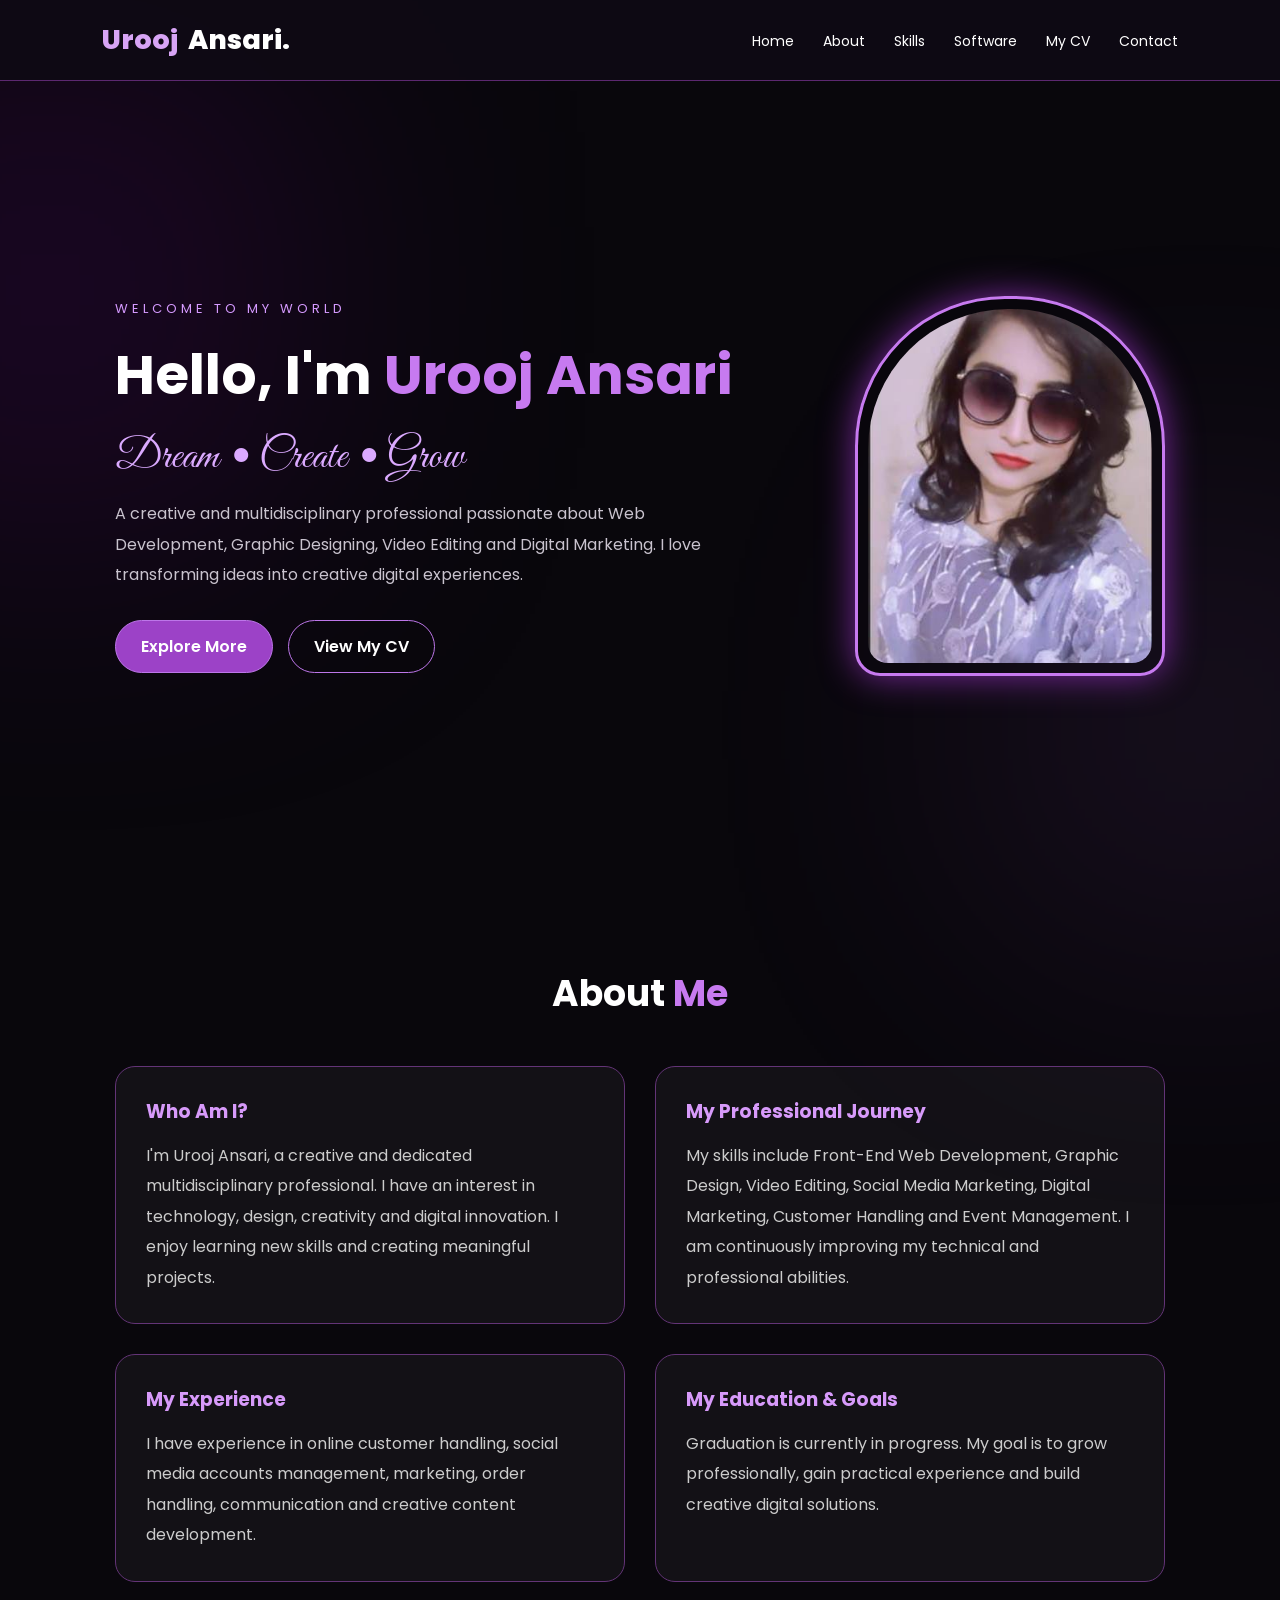
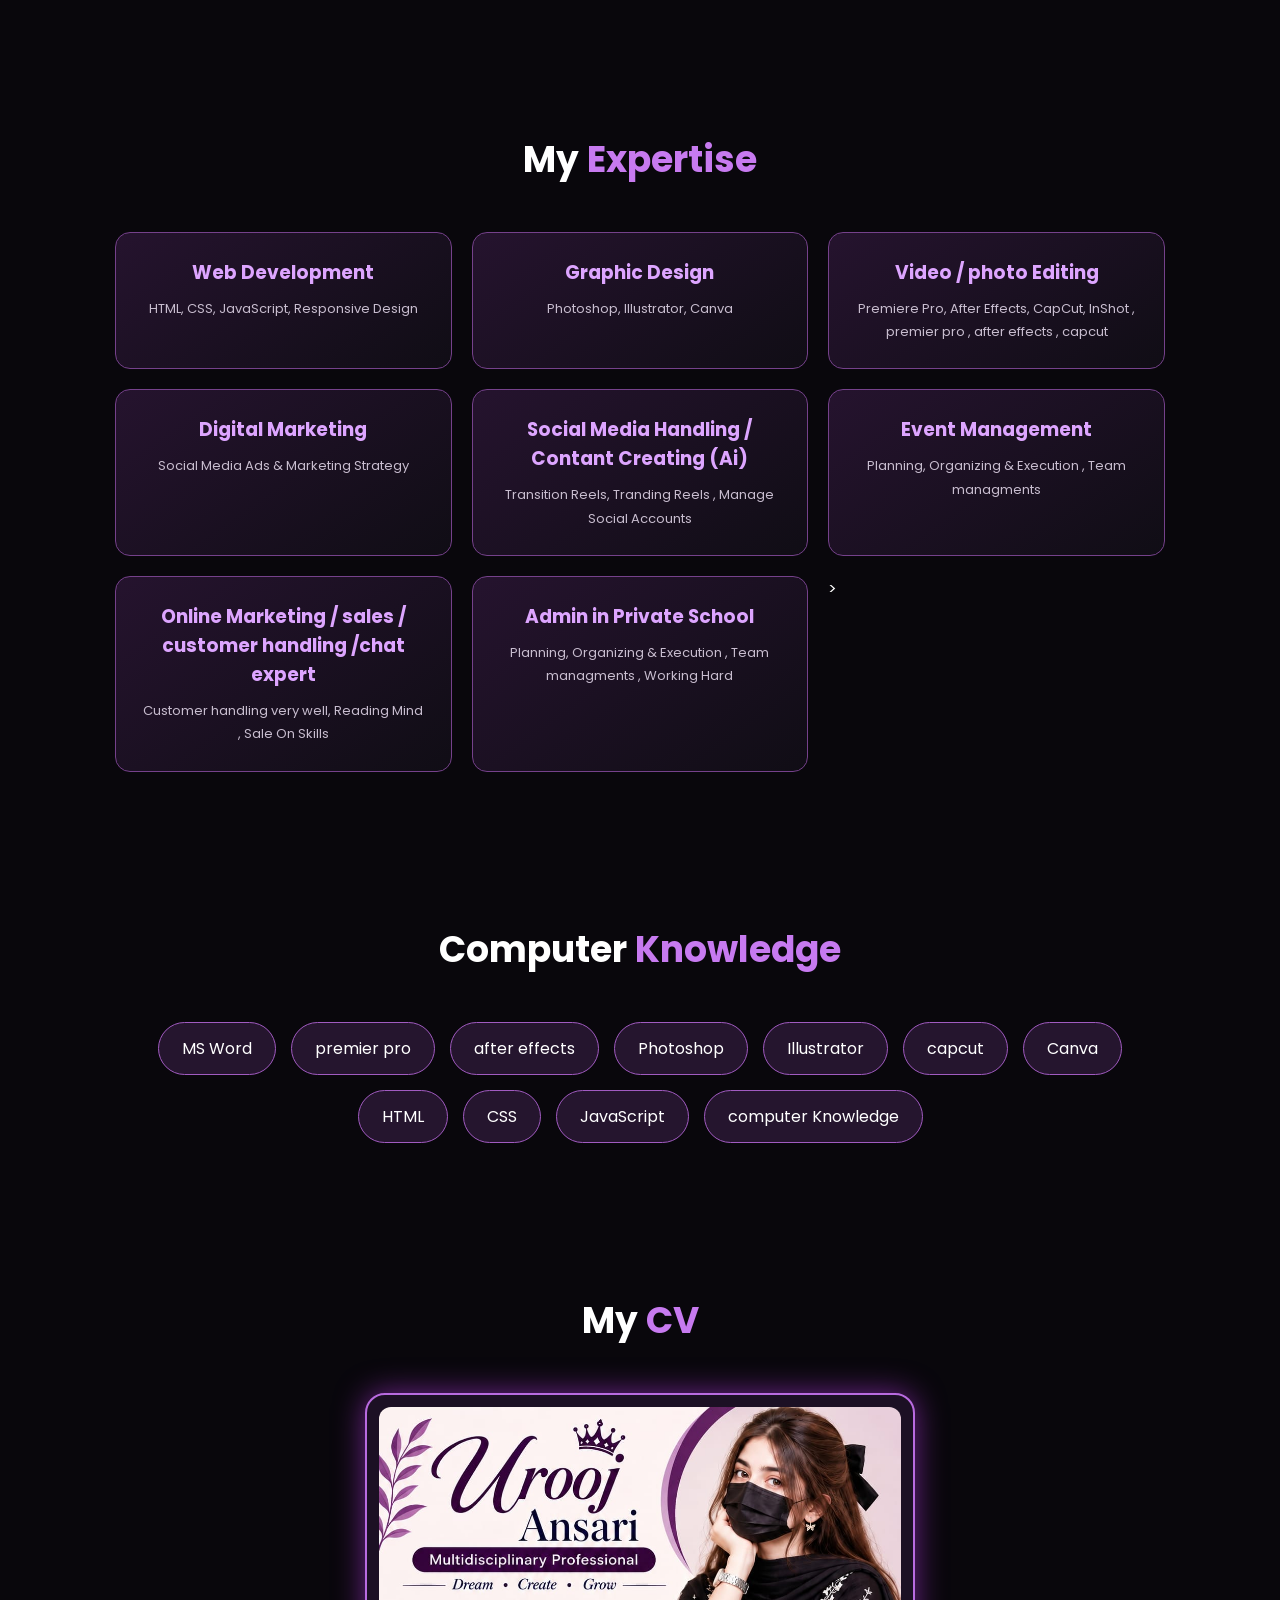
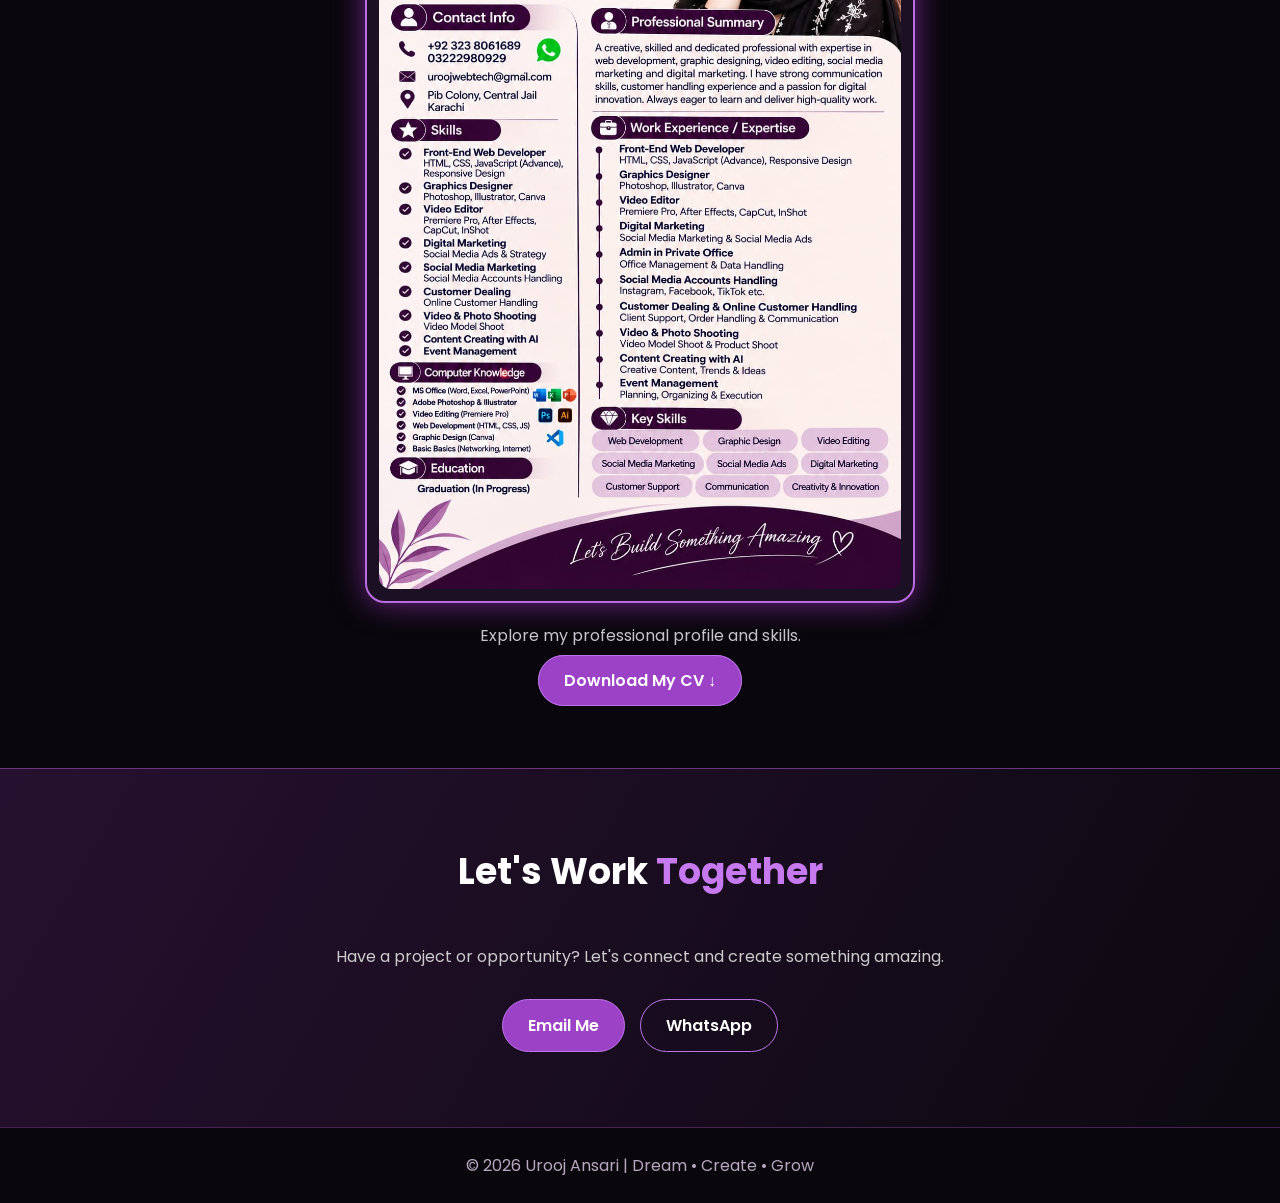
<file: about.html>
<!DOCTYPE html>
<html lang="en">
<head>
<meta charset="UTF-8">
<meta name="viewport" content="width=device-width, initial-scale=1.0">
<title>About Me | Urooj Ansari</title>

<link rel="preconnect" href="https://fonts.googleapis.com">
<link href="https://fonts.googleapis.com/css2?family=Poppins:wght@300;400;500;600;700;800&family=Great+Vibes&display=swap" rel="stylesheet">

<style>
*{
    margin:0;
    padding:0;
    box-sizing:border-box;
    font-family:'Poppins',sans-serif;
    scroll-behavior:smooth;
}

body{
    background:#09070c;
    color:white;
    overflow-x:hidden;
}

/* BACKGROUND */
body::before{
    content:"";
    position:fixed;
    width:400px;
    height:400px;
    background:#8100a8;
    filter:blur(150px);
    opacity:.25;
    top:10%;
    left:-150px;
    z-index:-1;
}

body::after{
    content:"";
    position:fixed;
    width:350px;
    height:350px;
    background:#bd70e7;
    filter:blur(150px);
    opacity:.15;
    bottom:0;
    right:-100px;
    z-index:-1;
}

/* NAVBAR */
nav{
    display:flex;
    justify-content:space-between;
    align-items:center;
    padding:20px 8%;
    background:rgba(15,10,20,.9);
    position:sticky;
    top:0;
    z-index:100;
    border-bottom:1px solid #5c2870;
}

.logo{
    font-size:27px;
    font-weight:800;
    color:#d7a4f5;
}

.logo span{
    color:white;
}

nav a{
    color:white;
    text-decoration:none;
    margin-left:25px;
    font-size:14px;
    transition:.3s;
}

nav a:hover{
    color:#d69aff;
}

.menu{
    display:none;
    font-size:28px;
    cursor:pointer;
}

/* HERO */
.hero{
    min-height:90vh;
    display:flex;
    align-items:center;
    justify-content:space-between;
    padding:70px 9%;
    gap:50px;
}

.hero-text{
    flex:1;
    animation:slideLeft 1s ease;
}

.tag{
    color:#d59aff;
    letter-spacing:4px;
    font-size:13px;
}

.hero h1{
    font-size:55px;
    line-height:1.3;
    margin:20px 0;
}

.hero h1 span{
    color:#c77af0;
}

.signature{
    font-family:'Great Vibes',cursive;
    color:#dbaaff;
    font-size:43px;
    margin:15px 0;
}

.hero p{
    color:#c9c3ce;
    line-height:1.9;
    max-width:600px;
}

.buttons{
    margin-top:30px;
    display:flex;
    gap:15px;
    flex-wrap:wrap;
}

.btn{
    text-decoration:none;
    padding:13px 25px;
    border-radius:30px;
    background:#9c42c7;
    color:white;
    font-weight:600;
    transition:.4s;
    border:1px solid #bd76e9;
}

.btn:hover{
    background:white;
    color:#67158a;
    transform:translateY(-5px);
    box-shadow:0 0 25px #a64bce;
}

.btn-outline{
    background:transparent;
}

/* PROFILE */
.profile{
    width:310px;
    height:380px;
    border:3px solid #c77af0;
    border-radius:150px 150px 25px 25px;
    padding:10px;
    animation:float 4s infinite ease-in-out;
    box-shadow:0 0 35px #79299b;
}

.profile img{
    width:100%;
    height:100%;
    object-fit:cover;
    border-radius:140px 140px 20px 20px;
}

/* COMMON SECTION */
section{
    padding:75px 9%;
}

.section-title{
    text-align:center;
    font-size:36px;
    margin-bottom:45px;
}

.section-title span{
    color:#c77af0;
}

/* ABOUT */
.about-box{
    display:grid;
    grid-template-columns:1fr 1fr;
    gap:30px;
}

.about-card{
    background:rgba(255,255,255,.045);
    padding:30px;
    border:1px solid #633477;
    border-radius:20px;
    transition:.4s;
}

.about-card:hover{
    transform:translateY(-8px);
    box-shadow:0 0 25px #642783;
}

.about-card h3{
    color:#d79afa;
    margin-bottom:15px;
}

.about-card p{
    color:#ccc;
    line-height:1.9;
}

/* SKILLS */
.skills{
    display:grid;
    grid-template-columns:repeat(3,1fr);
    gap:20px;
}

.skill{
    padding:25px;
    border-radius:15px;
    text-align:center;
    background:linear-gradient(145deg,#25132e,#100d15);
    border:1px solid #75418b;
    transition:.4s;
}

.skill:hover{
    transform:scale(1.06);
    background:#54216d;
}

.skill h3{
    color:#dda5ff;
    margin-bottom:10px;
}

.skill p{
    color:#c8bdcf;
    font-size:13px;
    line-height:1.8;
}

/* SOFTWARE */
.software{
    display:flex;
    justify-content:center;
    flex-wrap:wrap;
    gap:15px;
}

.software span{
    padding:13px 23px;
    background:#25152e;
    border:1px solid #a15bc1;
    border-radius:30px;
    transition:.3s;
}

.software span:hover{
    background:#a14cc6;
    transform:translateY(-5px);
}

/* CV */
.cv-section{
    text-align:center;
}

.cv-frame{
    max-width:550px;
    margin:auto;
    padding:12px;
    border:2px solid #b96be0;
    border-radius:20px;
    background:#1c1024;
    box-shadow:0 0 30px #70258c;
}

.cv-frame img{
    width:100%;
    display:block;
    border-radius:12px;
}

.cv-section p{
    color:#c9c3ce;
    margin:20px;
}

/* CONTACT */
.contact{
    text-align:center;
    background:linear-gradient(120deg,#26102f,#0c0910);
    border-top:1px solid #6c367f;
}

.contact p{
    color:#ccc;
    margin:15px;
}

footer{
    text-align:center;
    padding:25px;
    color:#b9a7c2;
    border-top:1px solid #492254;
}

/* ANIMATIONS */
@keyframes float{
    0%,100%{transform:translateY(0)}
    50%{transform:translateY(-15px)}
}

@keyframes slideLeft{
    from{opacity:0;transform:translateX(-60px)}
    to{opacity:1;transform:translateX(0)}
}

.reveal{
    opacity:0;
    transform:translateY(40px);
    transition:1s;
}

.reveal.show{
    opacity:1;
    transform:translateY(0);
}

/* RESPONSIVE */
@media(max-width:850px){

    nav{
        padding:18px 5%;
    }

    nav .links{
        display:none;
        position:absolute;
        top:70px;
        left:0;
        width:100%;
        background:#160d1c;
        padding:25px;
        text-align:center;
    }

    nav .links.active{
        display:flex;
        flex-direction:column;
        gap:20px;
    }

    nav a{
        margin:0;
    }

    .menu{
        display:block;
    }

    .hero{
        flex-direction:column-reverse;
        text-align:center;
        padding:60px 6%;
    }

    .hero h1{
        font-size:38px;
    }

    .profile{
        width:250px;
        height:300px;
    }

    .buttons{
        justify-content:center;
    }

    .about-box{
        grid-template-columns:1fr;
    }

    .skills{
        grid-template-columns:repeat(2,1fr);
    }
}

@media(max-width:480px){

    .hero h1{
        font-size:32px;
    }

    .section-title{
        font-size:28px;
    }

    .skills{
        grid-template-columns:1fr;
    }

    section{
        padding:55px 6%;
    }
}
</style>
</head>

<body>

<!-- NAVBAR -->
<nav>
    <div class="logo">Urooj<span> &nbsp;Ansari.</span></div>

    <div class="links" id="navLinks">
        <a href="index.html">Home</a>
        <a href="#about">About</a>
        <a href="#skills">Skills</a>
        <a href="#software">Software</a>
        <a href="#cv">My CV</a>
        <a href="contactme.html">Contact</a>
    </div>

    <div class="menu" onclick="toggleMenu()">☰</div>
</nav>

<!-- HERO -->
<div class="hero" id="home">

    <div class="hero-text">
        <div class="tag">WELCOME TO MY WORLD</div>

        <h1>Hello, I'm <span>Urooj Ansari</span></h1>

        <div class="signature">Dream • Create • Grow</div>

        <p>
            A creative and multidisciplinary professional passionate
            about Web Development, Graphic Designing, Video Editing
            and Digital Marketing. I love transforming ideas into
            creative digital experiences.
        </p>

        <div class="buttons">
            <a href="#about" class="btn">Explore More</a>
            <a href="#cv" class="btn btn-outline">View My CV</a>
        </div>
    </div>

    <div class="profile">
        <!-- APNI PROFILE IMAGE YAHAN LAGAYEN -->
        <img src="img/urooj.jpeg" alt="Urooj Ansari">
    </div>

</div>

<!-- ABOUT -->
<section id="about" class="reveal">

    <h2 class="section-title">About <span>Me</span></h2>

    <div class="about-box">

        <div class="about-card">
            <h3>Who Am I?</h3>
            <p>
                I'm Urooj Ansari, a creative and dedicated
                multidisciplinary professional. I have an interest
                in technology, design, creativity and digital
                innovation. I enjoy learning new skills and
                creating meaningful projects.
            </p>
        </div>

        <div class="about-card">
            <h3>My Professional Journey</h3>
            <p>
                My skills include Front-End Web Development,
                Graphic Design, Video Editing, Social Media
                Marketing, Digital Marketing, Customer Handling
                and Event Management. I am continuously improving
                my technical and professional abilities.
            </p>
        </div>

        <div class="about-card">
            <h3>My Experience</h3>
            <p>
                I have experience in online customer handling,
                social media accounts management, marketing,
                order handling, communication and creative
                content development.
            </p>
        </div>

        <div class="about-card">
            <h3>My Education & Goals</h3>
            <p>
                Graduation is currently in progress. My goal is
                to grow professionally, gain practical experience
                and build creative digital solutions.
            </p>
        </div>

    </div>
</section>

<!-- SKILLS -->
<section id="skills" class="reveal">

    <h2 class="section-title">My <span>Expertise</span></h2>

    <div class="skills">

        <div class="skill">
            <h3>Web Development</h3>
            <p>HTML, CSS, JavaScript, Responsive Design</p>
        </div>

        <div class="skill">
            <h3>Graphic Design</h3>
            <p>Photoshop, Illustrator, Canva</p>
        </div>

        <div class="skill">
            <h3>Video / photo  Editing </h3>
            <p>Premiere Pro, After Effects, CapCut, InShot , premier pro , after effects , capcut</p>
        </div>

        <div class="skill">
            <h3>Digital Marketing</h3>
            <p>Social Media Ads & Marketing Strategy</p>
        </div>

        <div class="skill">
            <h3>Social Media Handling / Contant Creating (Ai)</h3>
            <p>Transition Reels, Tranding Reels , Manage Social Accounts</p>
        </div>

        <div class="skill">
            <h3>Event Management</h3>
            <p>Planning, Organizing & Execution , Team managments</p>
        </div>

<div class="skill">
            <h3>Online Marketing / sales / customer handling /chat expert</h3>
            <p>Customer handling very well, Reading Mind  , Sale On Skills</p>
</div>
        
        <div class="skill">
            <h3>Admin in Private School</h3>
            <p>Planning, Organizing & Execution , Team managments , Working Hard</p>
        </div>>





    </div>
</section>

<!-- SOFTWARE -->
<section id="software" class="reveal">

    <h2 class="section-title">Computer <span>Knowledge</span></h2>

    <div class="software">
        <span>MS Word</span>
        <span>premier pro</span>
        <span>after effects</span>
        <span>Photoshop</span>
        <span>Illustrator</span>
        <span>capcut</span>
        <span>Canva</span>
        <span>HTML</span>
        <span>CSS</span>
        <span>JavaScript</span>
        <span>computer Knowledge</span>
    </div>
</section>

<!-- CV IMAGE -->
<section id="cv" class="cv-section reveal">

    <h2 class="section-title">My <span>CV</span></h2>

    <div class="cv-frame">
        <!-- APNI CV IMAGE KA NAAM cv.png RAKHEN -->
        <img src="img/cv.jpeg" alt="Urooj Ansari CV">
    </div>

    <p>Explore my professional profile and skills.</p>

    <a href="img/cv.jpeg" download class="btn">Download My CV ↓</a>

</section>

<!-- CONTACT -->
<section class="contact reveal" id="contact">

    <h2 class="section-title">Let's Work <span>Together</span></h2>

    <p>Have a project or opportunity? Let's connect and create something amazing.</p>

    <div class="buttons" style="justify-content:center">
        <a href="mailto:uroojwebtech@gmail.com" class="btn">
            Email Me
        </a>

        <a href="https://web.whatsapp.com/" class="btn btn-outline">
            WhatsApp
        </a>
    </div>

</section>

<footer>
    © 2026 Urooj Ansari | Dream • Create • Grow
</footer>

<script>

// MOBILE MENU
function toggleMenu(){
    document.getElementById("navLinks").classList.toggle("active");
}

// CLOSE MENU AFTER CLICK
document.querySelectorAll(".links a").forEach(link=>{
    link.addEventListener("click",()=>{
        document.getElementById("navLinks").classList.remove("active");
    });
});

// SCROLL ANIMATION
const observer = new IntersectionObserver(entries=>{
    entries.forEach(entry=>{
        if(entry.isIntersecting){
            entry.target.classList.add("show");
        }
    });
},{threshold:0.12});

document.querySelectorAll(".reveal").forEach(section=>{
    observer.observe(section);
});

</script>

</body>
</html>
</file>
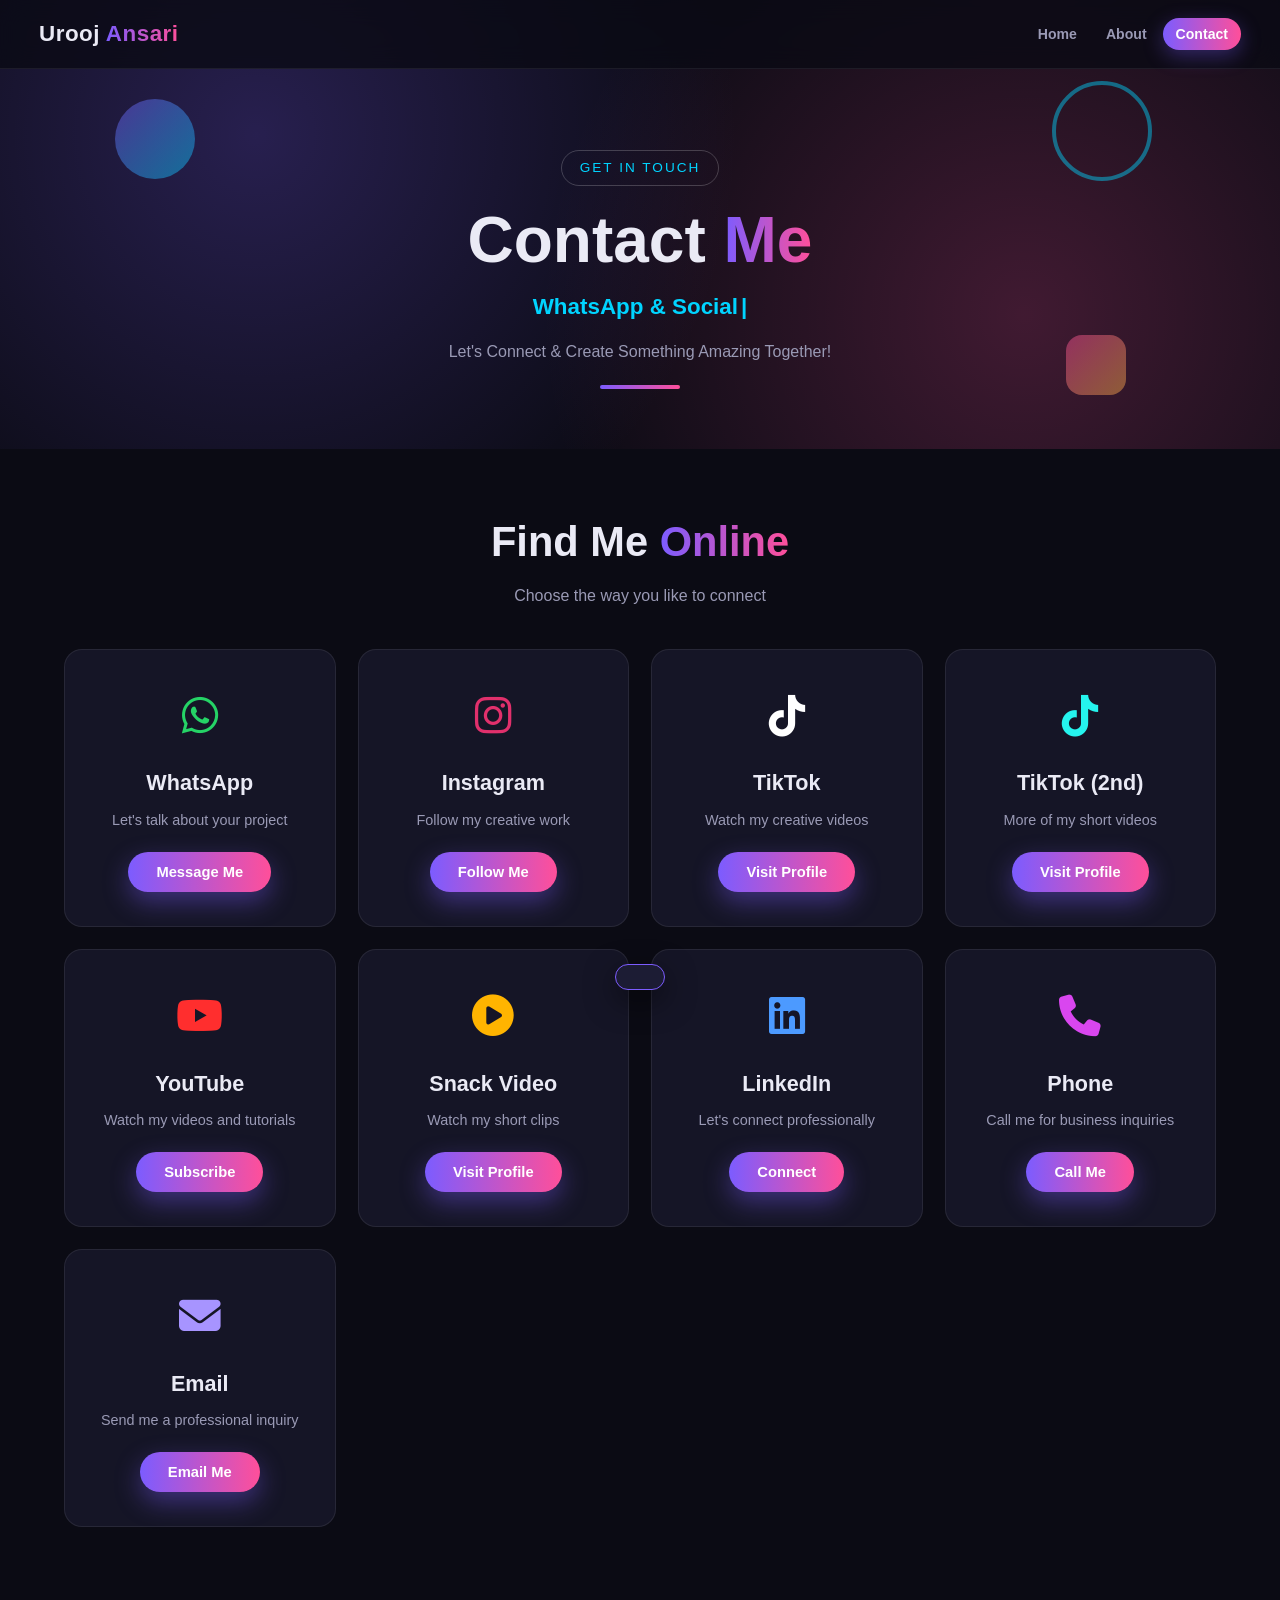
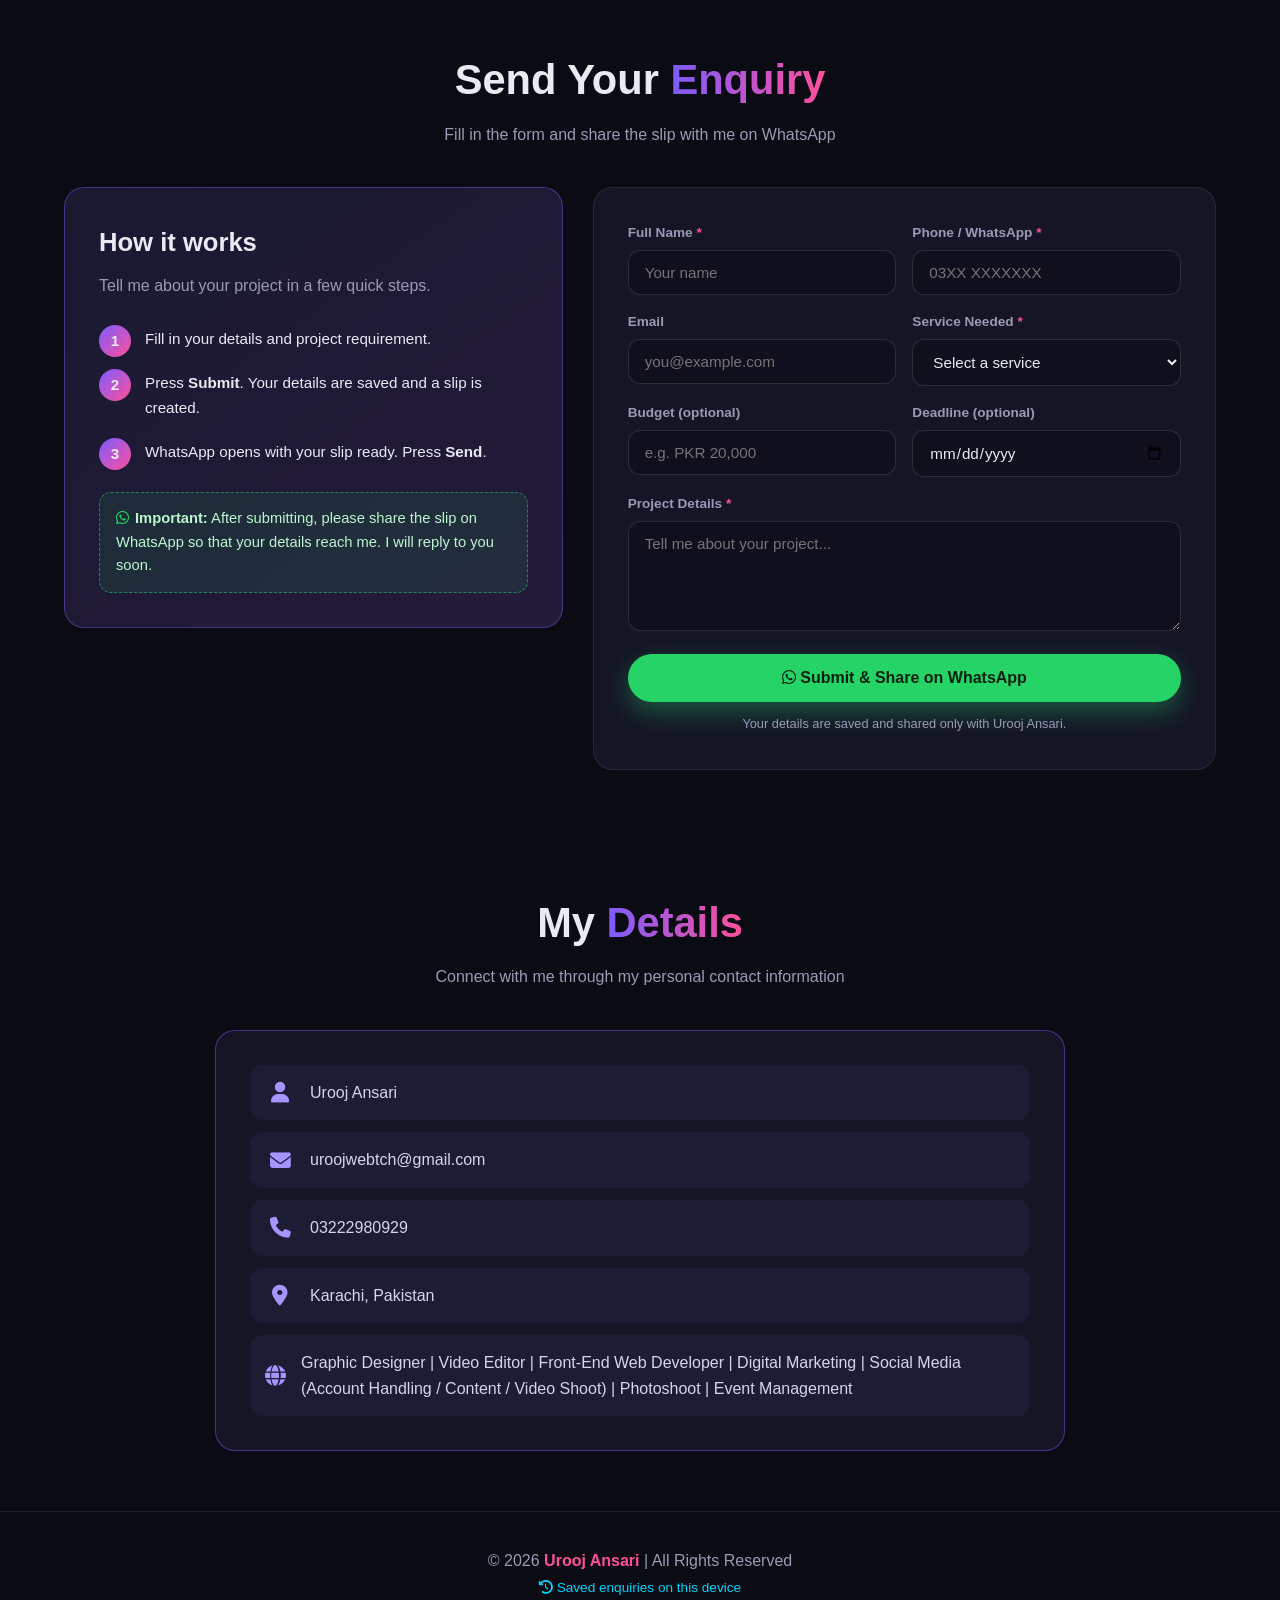
<file: contactme.html>
<!DOCTYPE html>
<html lang="en">
<head>
<meta charset="UTF-8">
<meta name="viewport" content="width=device-width, initial-scale=1.0">
<title>Contact Me | Urooj Ansari</title>
<link rel="stylesheet" href="https://cdnjs.cloudflare.com/ajax/libs/font-awesome/6.5.2/css/all.min.css">
<style>
*{margin:0;padding:0;box-sizing:border-box}
html{scroll-behavior:smooth}
:root{--bg:#0b0b14;--panel:#151526;--text:#eaeaf5;--muted:#9a9ab5;--a:#7c5cff;--b:#ff4f9a;--c:#00d4ff}
body{font-family:'Segoe UI',Tahoma,Arial,sans-serif;background:var(--bg);color:var(--text);line-height:1.6;overflow-x:hidden}
a{text-decoration:none;color:inherit}
.grad{background:linear-gradient(90deg,var(--a),var(--b),var(--c));background-size:200% auto;-webkit-background-clip:text;background-clip:text;color:transparent;animation:shine 4s linear infinite}

/* ---------- NAVBAR ---------- */
header{position:fixed;top:0;left:0;width:100%;z-index:1000;background:rgba(11,11,20,.8);backdrop-filter:blur(12px);border-bottom:1px solid rgba(255,255,255,.07);animation:slideDown .8s ease}
.nav{max-width:1250px;margin:auto;display:flex;align-items:center;justify-content:space-between;padding:16px 24px}
.logo{font-size:1.4rem;font-weight:800;letter-spacing:.5px}
.logo span{background:linear-gradient(90deg,var(--a),var(--b));-webkit-background-clip:text;background-clip:text;color:transparent}
.nav ul{display:flex;gap:3px;list-style:none}
.nav ul a{padding:8px 13px;border-radius:30px;font-weight:600;font-size:.88rem;color:var(--muted);transition:.3s;white-space:nowrap}
.nav ul a:hover,.nav ul a.active{color:#fff;background:linear-gradient(90deg,var(--a),var(--b));box-shadow:0 6px 20px rgba(124,92,255,.35)}
.burger{display:none;background:none;border:0;cursor:pointer;width:32px;height:24px;position:relative}
.burger span{position:absolute;left:0;width:100%;height:3px;background:#fff;border-radius:3px;transition:.3s}
.burger span:nth-child(1){top:0}.burger span:nth-child(2){top:10px}.burger span:nth-child(3){top:20px}
.burger.open span:nth-child(1){top:10px;transform:rotate(45deg)}
.burger.open span:nth-child(2){opacity:0}
.burger.open span:nth-child(3){top:10px;transform:rotate(-45deg)}

/* ---------- HERO ---------- */
.hero{padding:150px 24px 60px;text-align:center;position:relative;overflow:hidden;background:radial-gradient(circle at 20% 30%,rgba(124,92,255,.25),transparent 45%),radial-gradient(circle at 80% 70%,rgba(255,79,154,.22),transparent 45%),var(--bg)}
.shape{position:absolute;opacity:.45;animation:float 8s ease-in-out infinite}
.s1{width:80px;height:80px;border-radius:50%;background:linear-gradient(135deg,var(--a),var(--c));top:22%;left:9%}
.s2{width:60px;height:60px;border-radius:16px;background:linear-gradient(135deg,var(--b),#ffb347);bottom:12%;right:12%;animation:spin 12s linear infinite}
.s3{width:100px;height:100px;border:4px solid var(--c);border-radius:50%;top:18%;right:10%;animation-delay:-3s}
.hero-in{position:relative;z-index:2;max-width:760px;margin:auto}
.tag{display:inline-block;padding:6px 18px;border:1px solid rgba(255,255,255,.2);border-radius:30px;font-size:.85rem;color:var(--c);letter-spacing:2px;text-transform:uppercase;margin-bottom:18px;animation:fadeUp 1s ease both}
.hero h1{font-size:clamp(2.2rem,6vw,4rem);line-height:1.15;font-weight:800;animation:fadeUp 1s .2s ease both}
.typed{margin-top:12px;font-size:clamp(1.05rem,2.4vw,1.4rem);color:var(--c);min-height:2rem;font-weight:600;animation:fadeUp 1s .4s ease both}
.typed::after{content:"|";margin-left:3px;animation:blink 1s infinite}
.hero p{margin-top:14px;color:var(--muted);animation:fadeUp 1s .6s ease both}
.line{width:80px;height:4px;background:linear-gradient(90deg,var(--a),var(--b));margin:20px auto 0;border-radius:20px;animation:grow 1s .5s ease both}

/* ---------- SECTIONS ---------- */
section{max-width:1200px;margin:auto;padding:60px 24px}
.section-title{text-align:center;margin-bottom:40px}
.section-title h2{font-size:clamp(1.8rem,4vw,2.6rem)}
.section-title p{color:var(--muted);margin-top:8px}

/* contact cards */
.cards{display:grid;grid-template-columns:repeat(auto-fit,minmax(230px,1fr));gap:22px}
.card{background:var(--panel);border:1px solid rgba(255,255,255,.08);padding:34px 20px;text-align:center;border-radius:18px;transition:.4s}
.card:hover{transform:translateY(-12px);border-color:var(--a);box-shadow:0 18px 40px rgba(124,92,255,.3)}
.card .icon{font-size:2.6rem;margin-bottom:16px;transition:.4s}
.card:hover .icon{transform:scale(1.2) rotate(8deg)}
.whatsapp{color:#25D366}.instagram{color:#E1306C}.tiktok{color:#fff}.linkedin{color:#4c9aff}.phone{color:#d946ef}.email{color:#a794ff}.youtube{color:#ff2e2e}.snack{color:#ffb400}.tiktok2{color:#25f4ee}
.card h3{font-size:1.35rem;margin-bottom:8px}
.card p{color:var(--muted);font-size:.9rem;margin-bottom:20px}
.btn{padding:12px 28px;border-radius:40px;font-weight:700;transition:.3s;display:inline-block;border:0;cursor:pointer;font-size:.92rem;color:#fff;font-family:inherit}
.btn.primary{background:linear-gradient(90deg,var(--a),var(--b));box-shadow:0 10px 26px rgba(124,92,255,.4)}
.btn.primary:hover{transform:translateY(-4px);box-shadow:0 14px 34px rgba(255,79,154,.45)}
.btn.ghost{background:transparent;border:2px solid rgba(255,255,255,.25)}
.btn.ghost:hover{border-color:var(--c);color:var(--c);transform:translateY(-4px)}
.btn.wa{background:#25D366;color:#06210f;box-shadow:0 10px 26px rgba(37,211,102,.35)}
.btn.wa:hover{transform:translateY(-4px);box-shadow:0 14px 34px rgba(37,211,102,.5)}

/* ---------- FORM ---------- */
.form-wrap{display:grid;grid-template-columns:1fr 1.25fr;gap:30px;align-items:start}
.form-info{background:linear-gradient(145deg,#191930,#251a3a);border:1px solid rgba(124,92,255,.4);border-radius:20px;padding:34px}
.form-info h3{font-size:1.6rem;margin-bottom:10px}
.form-info p{color:var(--muted);margin-bottom:18px}
.steps{list-style:none;counter-reset:s}
.steps li{counter-increment:s;position:relative;padding:10px 0 10px 46px;color:var(--text);font-size:.95rem}
.steps li::before{content:counter(s);position:absolute;left:0;top:8px;width:32px;height:32px;border-radius:50%;background:linear-gradient(135deg,var(--a),var(--b));display:flex;align-items:center;justify-content:center;font-weight:800}
.notice{margin-top:18px;padding:14px 16px;border-radius:12px;background:rgba(37,211,102,.1);border:1px dashed rgba(37,211,102,.55);color:#bdf5d0;font-size:.92rem}
.notice i{color:#25D366;margin-right:6px}

form{background:var(--panel);border:1px solid rgba(255,255,255,.08);border-radius:20px;padding:34px}
.row{display:grid;grid-template-columns:1fr 1fr;gap:16px}
.field{margin-bottom:16px;position:relative}
.field label{display:block;font-size:.85rem;font-weight:600;color:var(--muted);margin-bottom:6px}
.field label em{color:var(--b);font-style:normal}
.field input,.field select,.field textarea{width:100%;padding:13px 16px;border-radius:12px;background:#0f0f1e;border:1px solid rgba(255,255,255,.12);color:var(--text);font-size:.95rem;font-family:inherit;transition:.3s;outline:none}
.field textarea{min-height:110px;resize:vertical}
.field select option{background:#0f0f1e}
.field input:focus,.field select:focus,.field textarea:focus{border-color:var(--a);box-shadow:0 0 0 4px rgba(124,92,255,.2)}
.field.err input,.field.err select,.field.err textarea{border-color:#ff5c5c}
.field .msg{display:none;color:#ff7b7b;font-size:.78rem;margin-top:4px}
.field.err .msg{display:block}
form .btn{width:100%;padding:15px;font-size:1rem}
.form-foot{margin-top:12px;text-align:center;color:var(--muted);font-size:.8rem}

/* ---------- DETAILS ---------- */
.details{max-width:850px;margin:auto;background:var(--panel);border:1px solid rgba(124,92,255,.45);border-radius:20px;padding:34px}
.detail-item{display:flex;align-items:center;gap:15px;background:#1c1c34;border-radius:12px;padding:15px;margin-bottom:12px;transition:.3s}
.detail-item:last-child{margin-bottom:0}
.detail-item:hover{background:#2a2050;transform:translateX(8px)}
.detail-item i{color:#a794ff;font-size:1.3rem;width:30px;text-align:center}
.detail-item span{color:#d5d5ea;overflow-wrap:anywhere}

/* ---------- MODALS ---------- */
.modal{position:fixed;inset:0;background:rgba(0,0,0,.88);display:none;align-items:center;justify-content:center;z-index:2000;padding:20px;overflow-y:auto}
.modal.open{display:flex;animation:fadeIn .3s}
.mbox{background:#14142a;border:1px solid var(--a);padding:34px;border-radius:20px;width:100%;max-width:440px;text-align:center;position:relative;animation:zoom .4s ease;box-shadow:0 0 40px rgba(124,92,255,.35);margin:auto}
.mbox .close{position:absolute;right:18px;top:10px;font-size:2rem;cursor:pointer;line-height:1}
.mbox .picon{font-size:2.8rem;margin-bottom:14px;color:#a794ff}
.mbox h3{margin-bottom:10px;font-size:1.5rem}
.mbox p{color:var(--muted);margin-bottom:20px;overflow-wrap:anywhere}

/* slip */
.slip{background:#fff;color:#1b1b2f;border-radius:16px;text-align:left;position:relative;overflow:hidden;margin-bottom:18px}
.slip-top{background:linear-gradient(90deg,var(--a),var(--b));color:#fff;padding:16px 20px;display:flex;justify-content:space-between;align-items:center}
.slip-top b{font-size:1.05rem}
.slip-top small{opacity:.9}
.slip-body{padding:16px 20px;border-bottom:2px dashed #cfcfe0}
.slip-row{display:flex;gap:10px;padding:5px 0;font-size:.9rem}
.slip-row span{min-width:84px;color:#6c6c8a;font-weight:600}
.slip-row strong{flex:1;overflow-wrap:anywhere;font-weight:600}
.slip-foot{padding:12px 20px;font-size:.8rem;color:#6c6c8a;text-align:center}
.slip::before,.slip::after{content:"";position:absolute;width:20px;height:20px;background:#14142a;border-radius:50%;bottom:44px}
.slip::before{left:-10px}.slip::after{right:-10px}
.slip-actions{display:flex;flex-direction:column;gap:10px}
.saved-ok{display:inline-flex;align-items:center;gap:8px;margin-bottom:14px;color:#7dffa8;font-size:.9rem}
.mbox.wide{max-width:520px}
.list-item{background:#1c1c34;border-radius:12px;padding:12px 14px;margin-bottom:10px;text-align:left;display:flex;justify-content:space-between;align-items:center;gap:10px}
.list-item small{color:var(--muted);display:block}
.list-item .mini{display:flex;gap:8px}
.mini button{background:#2a2050;color:#fff;border:0;border-radius:8px;width:34px;height:34px;cursor:pointer;transition:.3s}
.mini button:hover{background:var(--a)}
.empty{color:var(--muted);padding:20px}

/* toast */
.toast{position:fixed;left:50%;bottom:30px;transform:translate(-50%,120px);background:#1c1c34;border:1px solid var(--a);padding:12px 24px;border-radius:30px;z-index:3000;transition:.4s;box-shadow:0 10px 30px rgba(0,0,0,.5)}
.toast.show{transform:translate(-50%,0)}

footer{text-align:center;padding:36px 20px;border-top:1px solid rgba(255,255,255,.08);color:var(--muted)}
footer span{color:var(--b);font-weight:700}
footer a{color:var(--c);cursor:pointer;font-size:.85rem}
.top{position:fixed;right:20px;bottom:20px;width:46px;height:46px;border-radius:50%;background:linear-gradient(135deg,var(--a),var(--b));display:flex;align-items:center;justify-content:center;font-size:1.3rem;opacity:0;pointer-events:none;transition:.3s;z-index:900}
.top.show{opacity:1;pointer-events:auto}

.reveal{opacity:0;transform:translateY(40px);transition:opacity .8s ease,transform .8s ease}
.reveal.show{opacity:1;transform:none}

@keyframes fadeUp{from{opacity:0;transform:translateY(30px)}to{opacity:1;transform:none}}
@keyframes fadeIn{from{opacity:0}to{opacity:1}}
@keyframes slideDown{from{transform:translateY(-100%)}to{transform:none}}
@keyframes float{0%,100%{transform:translateY(0)}50%{transform:translateY(-26px)}}
@keyframes spin{to{transform:rotate(360deg)}}
@keyframes shine{to{background-position:200% center}}
@keyframes blink{50%{opacity:0}}
@keyframes zoom{from{transform:scale(.8);opacity:0}to{transform:none;opacity:1}}
@keyframes grow{from{width:0}to{width:80px}}

@media(max-width:900px){
 .form-wrap{grid-template-columns:1fr}
 .burger{display:block}
 .nav ul{position:absolute;top:100%;left:0;width:100%;flex-direction:column;background:rgba(11,11,20,.97);padding:10px 24px 20px;gap:4px;max-height:0;overflow:hidden;opacity:0;transition:.4s}
 .nav ul.open{max-height:520px;opacity:1}
 .nav ul a{display:block}
 .shape{display:none}
}
@media(max-width:560px){
 .row{grid-template-columns:1fr;gap:0}
 form,.form-info,.details{padding:22px 16px}
}
</style>
</head>
<body>

<!-- NAVIGATION -->
<header>
 <div class="nav">
  <a href="index.html" class="logo">Urooj <span>Ansari</span></a>
  <button class="burger" id="burger" aria-label="Menu"><span></span><span></span><span></span></button>
  <ul id="menu">
   <li><a href="index.html">Home</a></li>
   <li><a href="about.html">About</a></li>
  <!-- <li><a href="graphicdesign.html">Graphics</a></li>
   <li><a href="video-editing.html">Video Editing</a></li>
   <li><a href="web-development.html">Web Development</a></li>
   <li><a href="photography.html">Photography</a></li> -->
   <li><a href="contactme.html" class="active">Contact</a></li>
  </ul>
 </div>
</header>

<!-- HERO -->
<div class="hero" id="top">
 <div class="shape s1"></div><div class="shape s2"></div><div class="shape s3"></div>
 <div class="hero-in">
  <div class="tag">Get In Touch</div>
  <h1>Contact <span class="grad">Me</span></h1>
  <div class="typed" id="typed"></div>
  <p>Let's Connect &amp; Create Something Amazing Together!</p>
  <div class="line"></div>
 </div>
</div>

<!-- CONTACT CARDS -->
<section>
 <div class="section-title reveal">
  <h2>Find Me <span class="grad">Online</span></h2>
  <p>Choose the way you like to connect</p>
 </div>
 <div class="cards">
  <div class="card reveal"><div class="icon whatsapp"><i class="fa-brands fa-whatsapp"></i></div><h3>WhatsApp</h3><p>Let's talk about your project</p><button class="btn primary" onclick="openPopup('whatsapp')">Message Me</button></div>
  <div class="card reveal"><div class="icon instagram"><i class="fa-brands fa-instagram"></i></div><h3>Instagram</h3><p>Follow my creative work</p><button class="btn primary" onclick="openPopup('instagram')">Follow Me</button></div>
  <div class="card reveal"><div class="icon tiktok"><i class="fa-brands fa-tiktok"></i></div><h3>TikTok</h3><p>Watch my creative videos</p><button class="btn primary" onclick="openPopup('tiktok')">Visit Profile</button></div>
  <div class="card reveal"><div class="icon tiktok2"><i class="fa-brands fa-tiktok"></i></div><h3>TikTok (2nd)</h3><p>More of my short videos</p><button class="btn primary" onclick="openPopup('tiktok2')">Visit Profile</button></div>
  <div class="card reveal"><div class="icon youtube"><i class="fa-brands fa-youtube"></i></div><h3>YouTube</h3><p>Watch my videos and tutorials</p><button class="btn primary" onclick="openPopup('youtube')">Subscribe</button></div>
  <div class="card reveal"><div class="icon snack"><i class="fa-solid fa-circle-play"></i></div><h3>Snack Video</h3><p>Watch my short clips</p><button class="btn primary" onclick="openPopup('snack')">Visit Profile</button></div>
  <div class="card reveal"><div class="icon linkedin"><i class="fa-brands fa-linkedin"></i></div><h3>LinkedIn</h3><p>Let's connect professionally</p><button class="btn primary" onclick="openPopup('linkedin')">Connect</button></div>
  <div class="card reveal"><div class="icon phone"><i class="fa-solid fa-phone"></i></div><h3>Phone</h3><p>Call me for business inquiries</p><button class="btn primary" onclick="openPopup('phone')">Call Me</button></div>
  <div class="card reveal"><div class="icon email"><i class="fa-solid fa-envelope"></i></div><h3>Email</h3><p>Send me a professional inquiry</p><button class="btn primary" onclick="openPopup('email')">Email Me</button></div>
 </div>
</section>

<!-- ENQUIRY FORM -->
<section id="form">
 <div class="section-title reveal">
  <h2>Send Your <span class="grad">Enquiry</span></h2>
  <p>Fill in the form and share the slip with me on WhatsApp</p>
 </div>
 <div class="form-wrap">
  <div class="form-info reveal">
   <h3>How it works</h3>
   <p>Tell me about your project in a few quick steps.</p>
   <ul class="steps">
    <li>Fill in your details and project requirement.</li>
    <li>Press <b>Submit</b>. Your details are saved and a slip is created.</li>
    <li>WhatsApp opens with your slip ready. Press <b>Send</b>.</li>
   </ul>
   <div class="notice"><i class="fa-brands fa-whatsapp"></i><b>Important:</b> After submitting, please share the slip on WhatsApp so that your details reach me. I will reply to you soon.</div>
  </div>

  <form id="enquiryForm" class="reveal" novalidate>
   <div class="row">
    <div class="field"><label>Full Name <em>*</em></label><input type="text" id="fName" placeholder="Your name"><div class="msg">Please enter your name</div></div>
    <div class="field"><label>Phone / WhatsApp <em>*</em></label><input type="tel" id="fPhone" placeholder="03XX XXXXXXX"><div class="msg">Enter a valid phone number</div></div>
   </div>
   <div class="row">
    <div class="field"><label>Email</label><input type="email" id="fEmail" placeholder="you@example.com"><div class="msg">Enter a valid email</div></div>
    <div class="field"><label>Service Needed <em>*</em></label>
     <select id="fService">
      <option value="">Select a service</option>
      <option>Graphic Design</option>
      <option>Video Editing</option>
      <option>Web Development</option>
      <option>Photography / Photoshoot</option>
      <option>Digital Marketing</option>
      <option>Social Media Handling</option>
      <option>Event Management</option>
      <option>Other</option>
     </select><div class="msg">Please select a service</div></div>
   </div>
   <div class="row">
    <div class="field"><label>Budget (optional)</label><input type="text" id="fBudget" placeholder="e.g. PKR 20,000"></div>
    <div class="field"><label>Deadline (optional)</label><input type="date" id="fDate"></div>
   </div>
   <div class="field"><label>Project Details <em>*</em></label><textarea id="fMsg" placeholder="Tell me about your project..."></textarea><div class="msg">Please write a short message</div></div>
   <button type="submit" class="btn wa"><i class="fa-brands fa-whatsapp"></i> Submit &amp; Share on WhatsApp</button>
   <div class="form-foot">Your details are saved and shared only with Urooj Ansari.</div>
  </form>
 </div>
</section>

<!-- DETAILS -->
<section>
 <div class="section-title reveal">
  <h2>My <span class="grad">Details</span></h2>
  <p>Connect with me through my personal contact information</p>
 </div>
 <div class="details reveal">
  <div class="detail-item"><i class="fa-solid fa-user"></i><span>Urooj Ansari</span></div>
  <div class="detail-item"><i class="fa-solid fa-envelope"></i><span>uroojwebtch@gmail.com</span></div>
  <div class="detail-item"><i class="fa-solid fa-phone"></i><span>03222980929</span></div>
  <div class="detail-item"><i class="fa-solid fa-location-dot"></i><span>Karachi, Pakistan</span></div>
  <div class="detail-item"><i class="fa-solid fa-globe"></i><span>Graphic Designer | Video Editor | Front-End Web Developer | Digital Marketing | Social Media (Account Handling / Content / Video Shoot) | Photoshoot | Event Management</span></div>
 </div>
</section>

<footer>
 <p>© 2026 <span>Urooj Ansari</span> | All Rights Reserved</p>
 <p><a onclick="openSaved()"><i class="fa-solid fa-clock-rotate-left"></i> Saved enquiries on this device</a></p>
</footer>

<!-- POPUP: social links -->
<div class="modal" id="linkModal">
 <div class="mbox">
  <span class="close" onclick="closeAll()">&times;</span>
  <div class="picon" id="popupIcon"></div>
  <h3 id="popupTitle"></h3>
  <p id="popupText"></p>
  <a href="#" id="popupLink" target="_blank" rel="noopener" class="btn primary">Visit Account <i class="fa-solid fa-arrow-up-right-from-square"></i></a>
 </div>
</div>

<!-- POPUP: slip -->
<div class="modal" id="slipModal">
 <div class="mbox">
  <span class="close" onclick="closeAll()">&times;</span>
  <div class="saved-ok"><i class="fa-solid fa-circle-check"></i> Your details have been saved</div>
  <div class="slip" id="slipBox"></div>
  <div class="slip-actions">
   <a href="#" target="_blank" rel="noopener" id="waBtn" class="btn wa"><i class="fa-brands fa-whatsapp"></i> Share Slip on WhatsApp</a>
   <button class="btn ghost" id="copyBtn"><i class="fa-regular fa-copy"></i> Copy Slip</button>
  </div>
  <p style="margin:14px 0 0;font-size:.82rem">Please press <b>Send</b> in WhatsApp so your details reach me.</p>
 </div>
</div>

<!-- POPUP: saved list -->
<div class="modal" id="savedModal">
 <div class="mbox wide">
  <span class="close" onclick="closeAll()">&times;</span>
  <h3>Saved Enquiries</h3>
  <p>Stored on this device only</p>
  <div id="savedList"></div>
 </div>
</div>

<div class="toast" id="toast"></div>
<a href="#top" class="top" id="toTop">↑</a>

<script>
/* =====================================================
   SETTINGS — apni details yahan badlein
   ===================================================== */
const MY_WHATSAPP = "923222980929";            // country code ke saath, + aur 0 ke baghair
const MY_PHONE    = "+923222980929";
const MY_EMAIL    = "uroojwebtch@gmail.com";

const accounts = {
 whatsapp:{title:"WhatsApp",icon:'<i class="fa-brands fa-whatsapp"></i>',text:"Let's discuss your project on WhatsApp.",link:"https://wa.me/"+MY_WHATSAPP},
 instagram:{title:"Instagram",icon:'<i class="fa-brands fa-instagram"></i>',text:"Follow me and explore my creative portfolio.",link:"https://www.instagram.com/sheisdeveloper?cnvx=MTBtaW9mcGpnd3o1aQ=="},
 tiktok:{title:"TikTok",icon:'<i class="fa-brands fa-tiktok"></i>',text:"Watch my creative videos and latest work.",link:"https://www.tiktok.com/@sheisdeveloper?_r=1&_t=ZN-9Bdyp12SZVe"},
 tiktok2:{title:"TikTok (2nd Account)",icon:'<i class="fa-brands fa-tiktok"></i>',text:"Watch more of my short videos on my second TikTok account.",link:"https://www.tiktok.com/@YOUR_SECOND_ACCOUNT"},
 youtube:{title:"YouTube",icon:'<i class="fa-brands fa-youtube"></i>',text:"Subscribe to my channel for videos and tutorials.",link:"https://www.youtube.com/@YOUR_CHANNEL"},
 snack:{title:"Snack Video",icon:'<i class="fa-solid fa-circle-play"></i>',text:"Watch my short clips on Snack Video.",link:"https://www.snackvideo.com/@YOUR_USERNAME"},
 linkedin:{title:"LinkedIn",icon:'<i class="fa-brands fa-linkedin"></i>',text:"Let's connect professionally on LinkedIn.",link:"https://www.linkedin.com/in/urooj-ansari-9152863a4?utm_source=share_via&utm_content=profile&utm_medium=member_android"},
 phone:{title:"Call Me",icon:'<i class="fa-solid fa-phone"></i>',text:"Contact me for business inquiries.",link:"tel:"+MY_PHONE},
 email:{title:"Email Me",icon:'<i class="fa-solid fa-envelope"></i>',text:"Send me your project details through email.",link:"mailto:"+MY_EMAIL}
};

/* ---------- popups ---------- */
const $=id=>document.getElementById(id);
function openPopup(t){
  const a=accounts[t];
  $('popupTitle').innerText=a.title; $('popupIcon').innerHTML=a.icon;
  $('popupText').innerText=a.text; $('popupLink').href=a.link;
  $('linkModal').classList.add('open');
}
function closeAll(){document.querySelectorAll('.modal').forEach(m=>m.classList.remove('open'))}
document.querySelectorAll('.modal').forEach(m=>m.addEventListener('click',e=>{if(e.target===m)closeAll()}));
document.addEventListener('keydown',e=>{if(e.key==='Escape')closeAll()});

function toast(msg){const t=$('toast');t.textContent=msg;t.classList.add('show');setTimeout(()=>t.classList.remove('show'),2600)}

/* ---------- form helpers ---------- */
const KEY='uroojEnquiries';
const getAll=()=>{try{return JSON.parse(localStorage.getItem(KEY))||[]}catch(e){return []}};
const saveAll=a=>{try{localStorage.setItem(KEY,JSON.stringify(a));return true}catch(e){return false}};

function makeRef(){
  const d=new Date(),p=n=>String(n).padStart(2,'0');
  return 'UA-'+String(d.getFullYear()).slice(2)+p(d.getMonth()+1)+p(d.getDate())+'-'+Math.floor(1000+Math.random()*9000);
}
function slipText(e){
  return `📋 *NEW CLIENT ENQUIRY SLIP*\n`+
   `🔖 Ref No: ${e.ref}\n🕒 Date: ${e.date}\n\n`+
   `👤 Name: ${e.name}\n📞 Phone: ${e.phone}\n✉️ Email: ${e.email||'-'}\n`+
   `🛠 Service: ${e.service}\n💰 Budget: ${e.budget||'-'}\n📅 Deadline: ${e.deadline||'-'}\n\n`+
   `📝 Details: ${e.message}\n\n`+
   `✅ Please confirm receipt of this enquiry.`;
}
const waLink=e=>`https://wa.me/${MY_WHATSAPP}?text=${encodeURIComponent(slipText(e))}`;
const esc=s=>String(s).replace(/[&<>"']/g,c=>({'&':'&amp;','<':'&lt;','>':'&gt;','"':'&quot;',"'":'&#39;'}[c]));

function showSlip(e){
  $('slipBox').innerHTML=`
   <div class="slip-top"><b>Enquiry Slip</b><small>${esc(e.ref)}</small></div>
   <div class="slip-body">
    <div class="slip-row"><span>Date</span><strong>${esc(e.date)}</strong></div>
    <div class="slip-row"><span>Name</span><strong>${esc(e.name)}</strong></div>
    <div class="slip-row"><span>Phone</span><strong>${esc(e.phone)}</strong></div>
    <div class="slip-row"><span>Email</span><strong>${esc(e.email||'-')}</strong></div>
    <div class="slip-row"><span>Service</span><strong>${esc(e.service)}</strong></div>
    <div class="slip-row"><span>Budget</span><strong>${esc(e.budget||'-')}</strong></div>
    <div class="slip-row"><span>Deadline</span><strong>${esc(e.deadline||'-')}</strong></div>
    <div class="slip-row"><span>Details</span><strong>${esc(e.message)}</strong></div>
   </div>
   <div class="slip-foot">Share this slip with Urooj Ansari on WhatsApp</div>`;
  $('waBtn').href=waLink(e);
  $('copyBtn').onclick=()=>{
    const txt=slipText(e).replace(/\*/g,'');
    (navigator.clipboard?navigator.clipboard.writeText(txt):Promise.reject()).then(()=>toast('Slip copied')).catch(()=>toast('Copy not supported'));
  };
  closeAll(); $('slipModal').classList.add('open');
}

/* ---------- validation + submit ---------- */
function check(id,test){
  const f=$(id).closest('.field'),ok=test($(id).value.trim());
  f.classList.toggle('err',!ok); return ok;
}
['fName','fPhone','fEmail','fService','fMsg'].forEach(id=>$(id).addEventListener('input',()=>$(id).closest('.field').classList.remove('err')));

$('enquiryForm').addEventListener('submit',ev=>{
  ev.preventDefault();
  const ok=[
    check('fName',v=>v.length>=2),
    check('fPhone',v=>/^[+\d][\d\s\-]{8,16}$/.test(v)),
    check('fEmail',v=>v===''||/^[^\s@]+@[^\s@]+\.[^\s@]+$/.test(v)),
    check('fService',v=>v!==''),
    check('fMsg',v=>v.length>=5)
  ].every(Boolean);
  if(!ok){toast('Please fix the highlighted fields');return}

  const entry={
    ref:makeRef(),
    date:new Date().toLocaleString('en-GB',{day:'2-digit',month:'short',year:'numeric',hour:'2-digit',minute:'2-digit'}),
    name:$('fName').value.trim(), phone:$('fPhone').value.trim(), email:$('fEmail').value.trim(),
    service:$('fService').value, budget:$('fBudget').value.trim(), deadline:$('fDate').value, message:$('fMsg').value.trim()
  };
  const all=getAll(); all.unshift(entry); saveAll(all);   // data store
  showSlip(entry);
  window.open(waLink(entry),'_blank');                    // WhatsApp automatic open
  $('enquiryForm').reset();
});

/* ---------- saved enquiries ---------- */
function openSaved(){
  const all=getAll(),box=$('savedList');
  if(!all.length) box.innerHTML='<div class="empty">No saved enquiries yet.</div>';
  else box.innerHTML=all.map((e,i)=>`
   <div class="list-item"><div><b>${esc(e.name)}</b> · ${esc(e.service)}<small>${esc(e.ref)} · ${esc(e.date)}</small></div>
    <div class="mini"><button title="Share" onclick="reShare(${i})"><i class="fa-brands fa-whatsapp"></i></button><button title="Delete" onclick="delItem(${i})"><i class="fa-solid fa-trash"></i></button></div></div>`).join('');
  closeAll(); $('savedModal').classList.add('open');
}
function reShare(i){const e=getAll()[i];if(e)window.open(waLink(e),'_blank')}
function delItem(i){const a=getAll();a.splice(i,1);saveAll(a);openSaved()}

/* ---------- mobile menu ---------- */
const burger=$('burger'),menu=$('menu');
burger.onclick=()=>{burger.classList.toggle('open');menu.classList.toggle('open')};

/* ---------- typing effect ---------- */
const words=["WhatsApp & Social Media","Phone & Email","Send Your Enquiry","Let's Work Together"];
let wi=0,ch=0,del=false;const typed=$('typed');
(function type(){
  const w=words[wi];
  typed.textContent=del?w.slice(0,--ch):w.slice(0,++ch);
  let s=del?50:110;
  if(!del&&ch===w.length){s=1500;del=true}
  else if(del&&ch===0){del=false;wi=(wi+1)%words.length;s=400}
  setTimeout(type,s);
})();

/* ---------- scroll reveal ---------- */
const io=new IntersectionObserver(es=>es.forEach(e=>{if(e.isIntersecting){e.target.classList.add('show');io.unobserve(e.target)}}),{threshold:.08});
document.querySelectorAll('.reveal').forEach((el,i)=>{el.style.transitionDelay=(i%6)*80+'ms';io.observe(el)});

/* ---------- back to top ---------- */
const toTop=$('toTop');
window.addEventListener('scroll',()=>toTop.classList.toggle('show',scrollY>500));
</script>
</body>
</html>
</file>
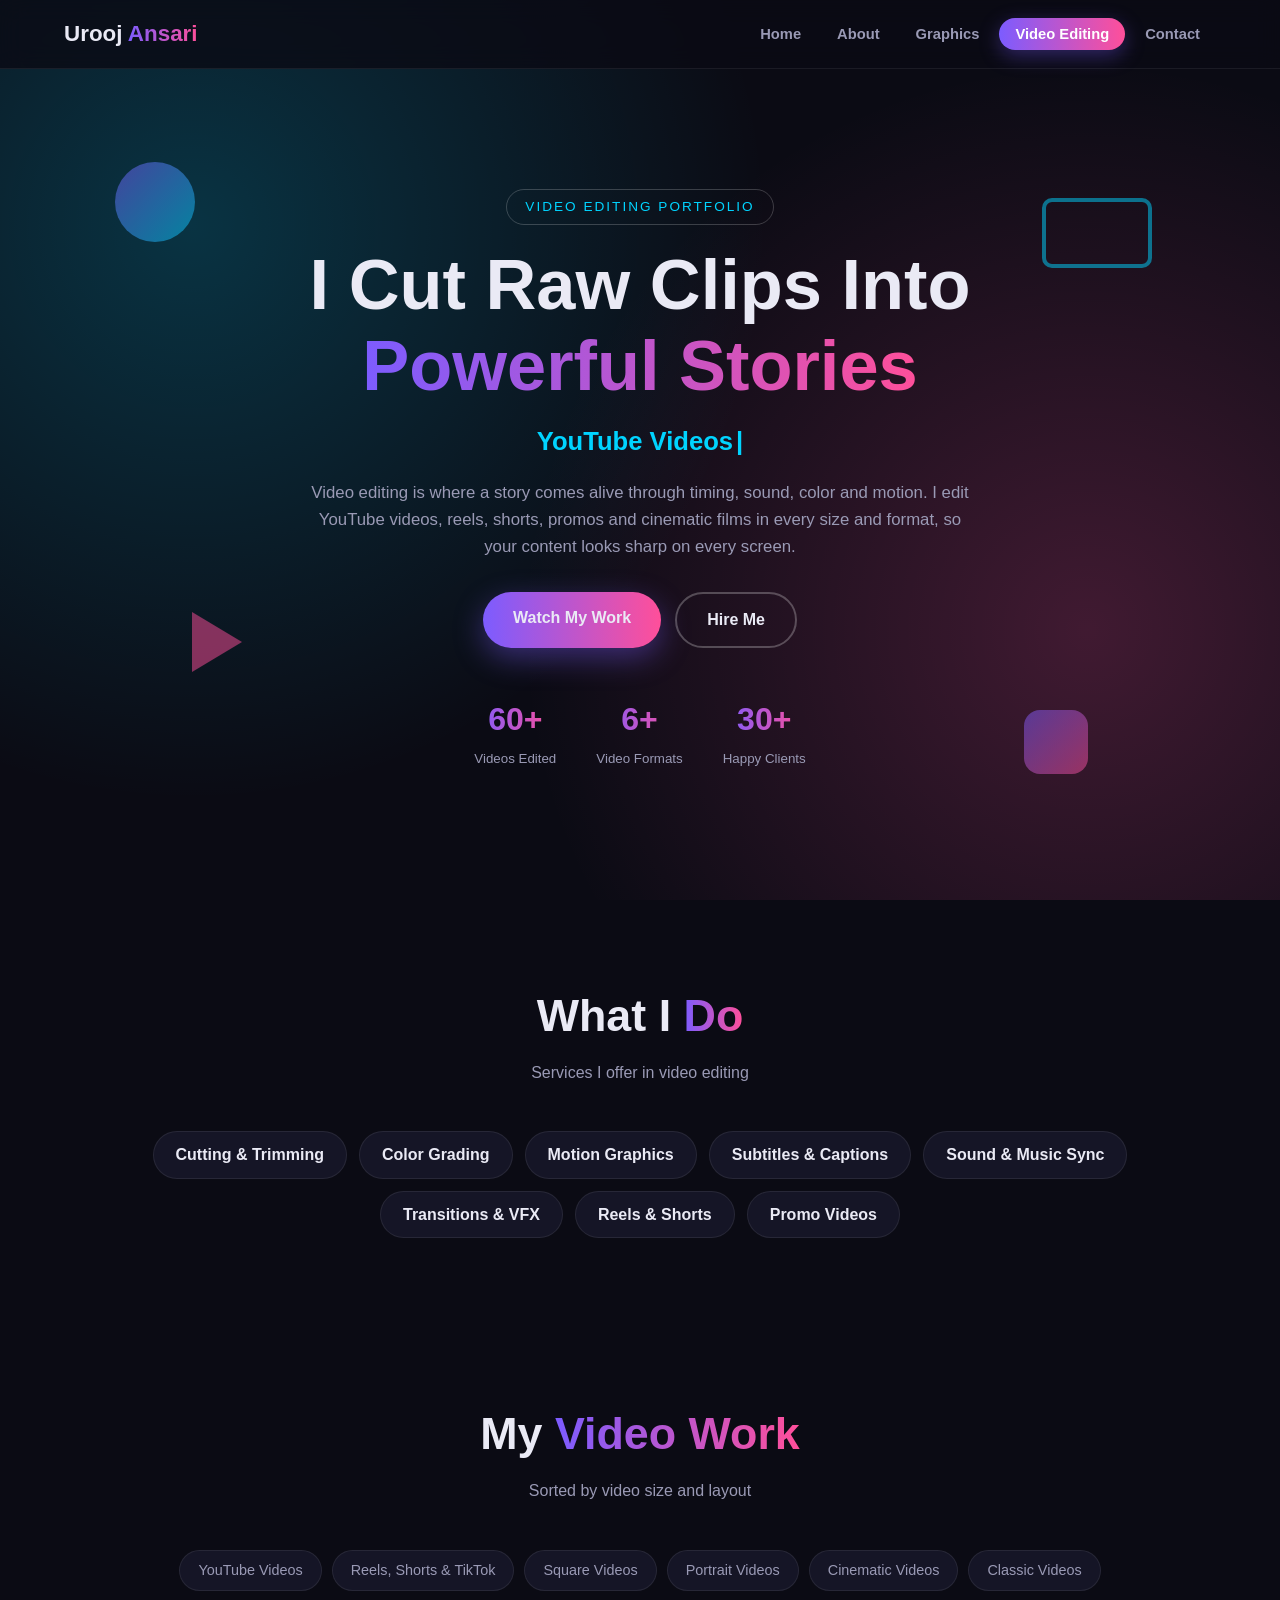
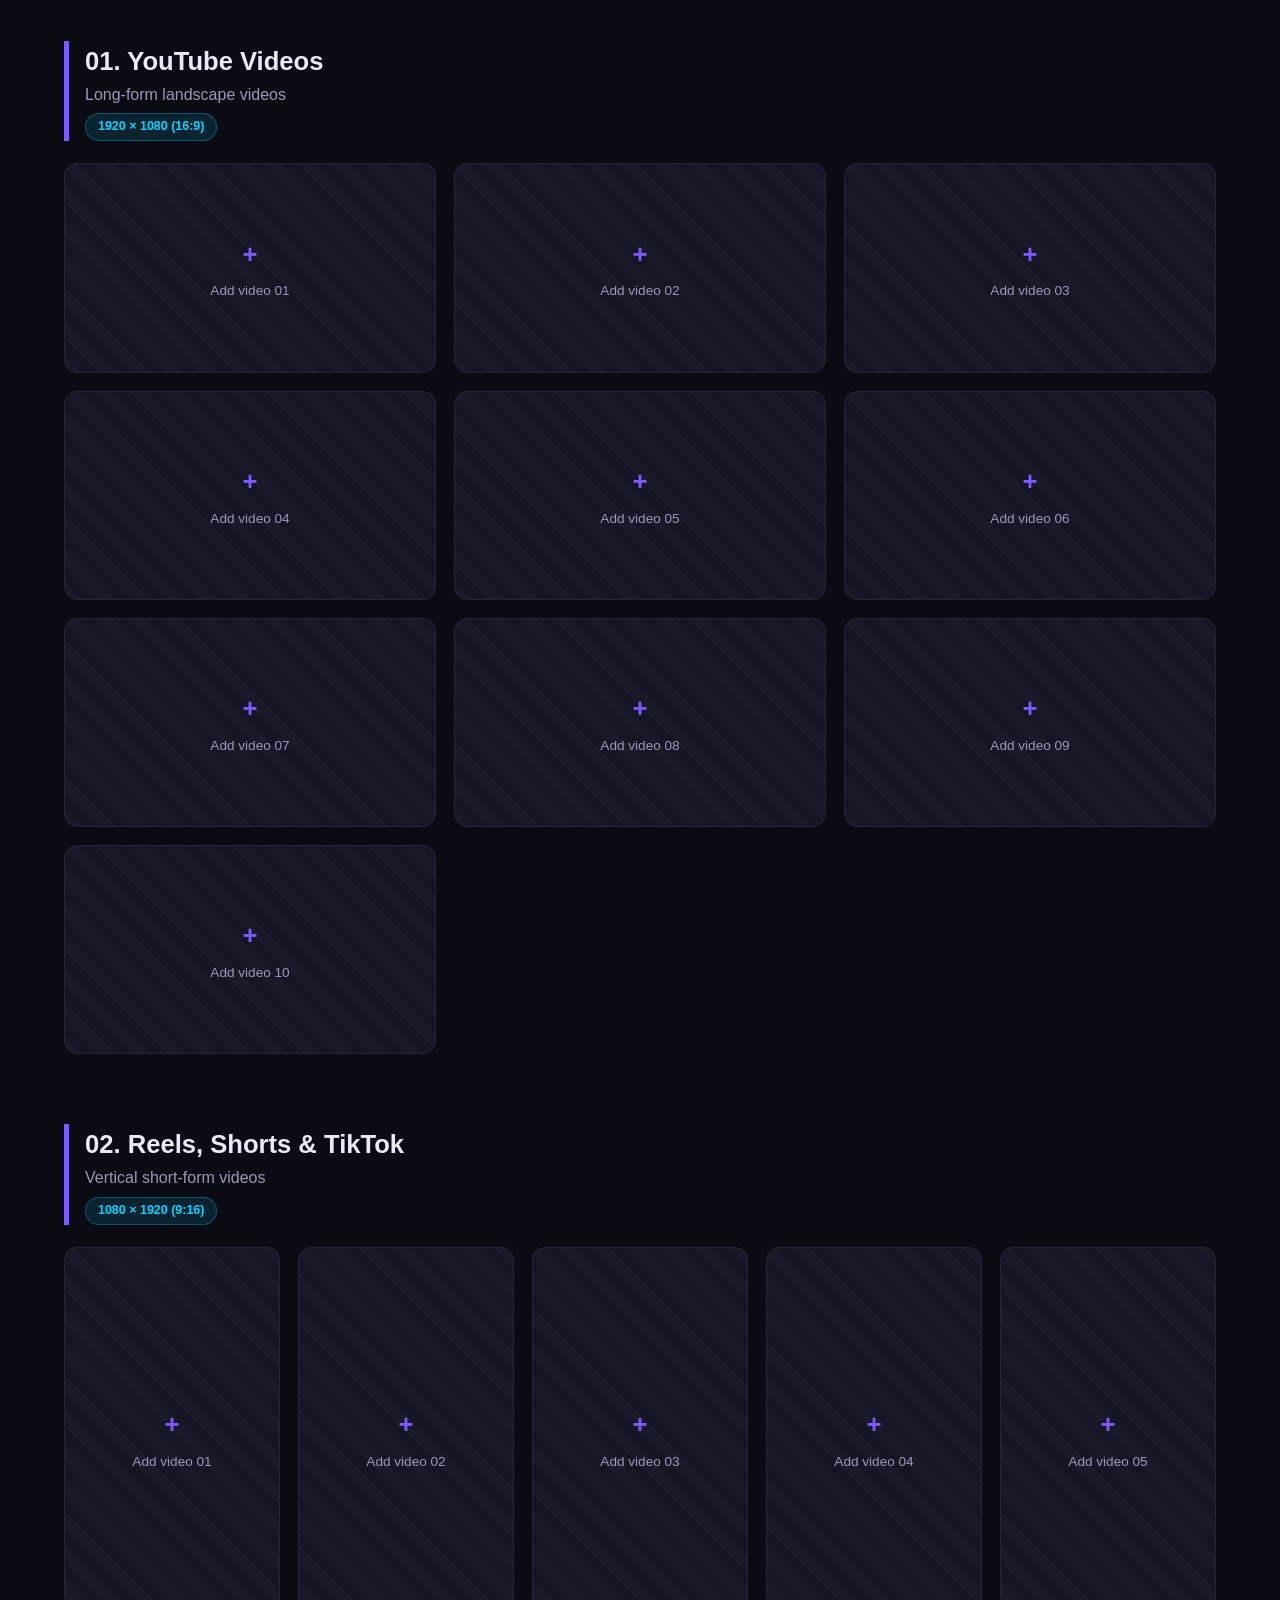
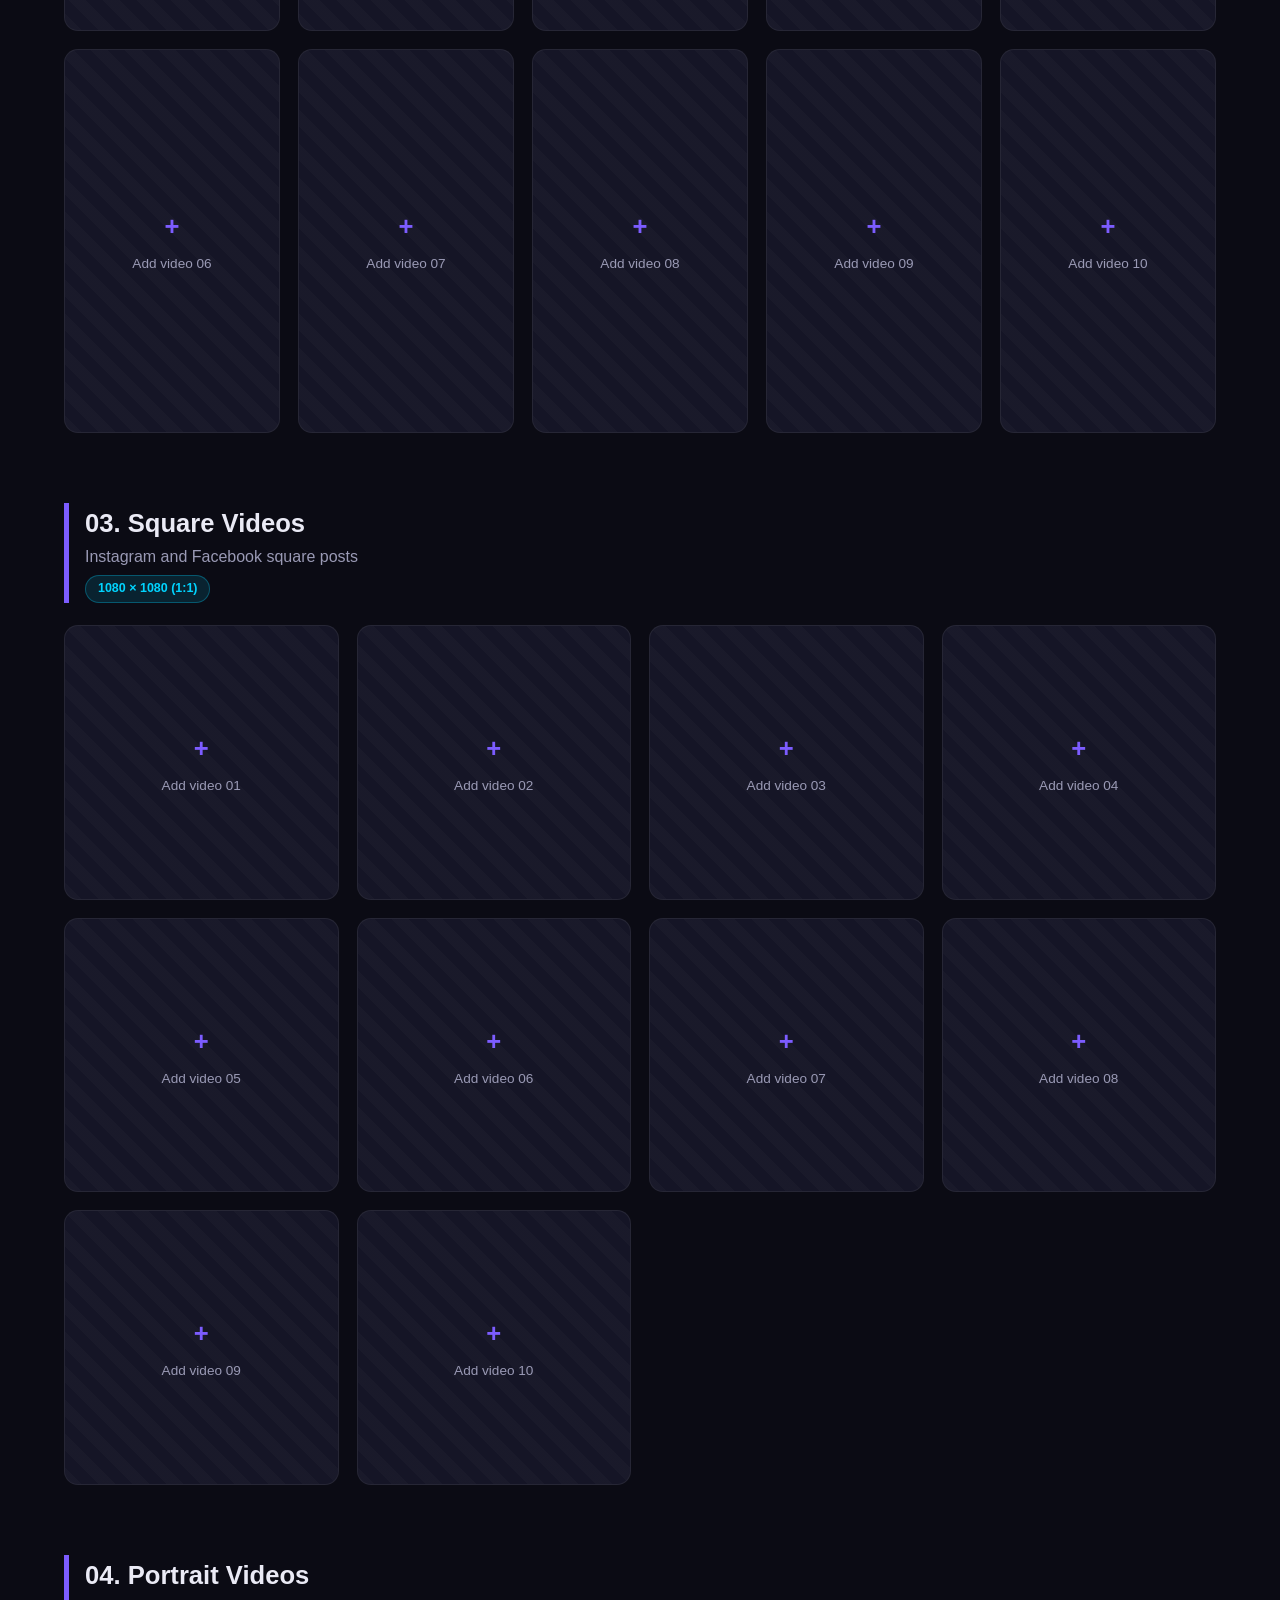
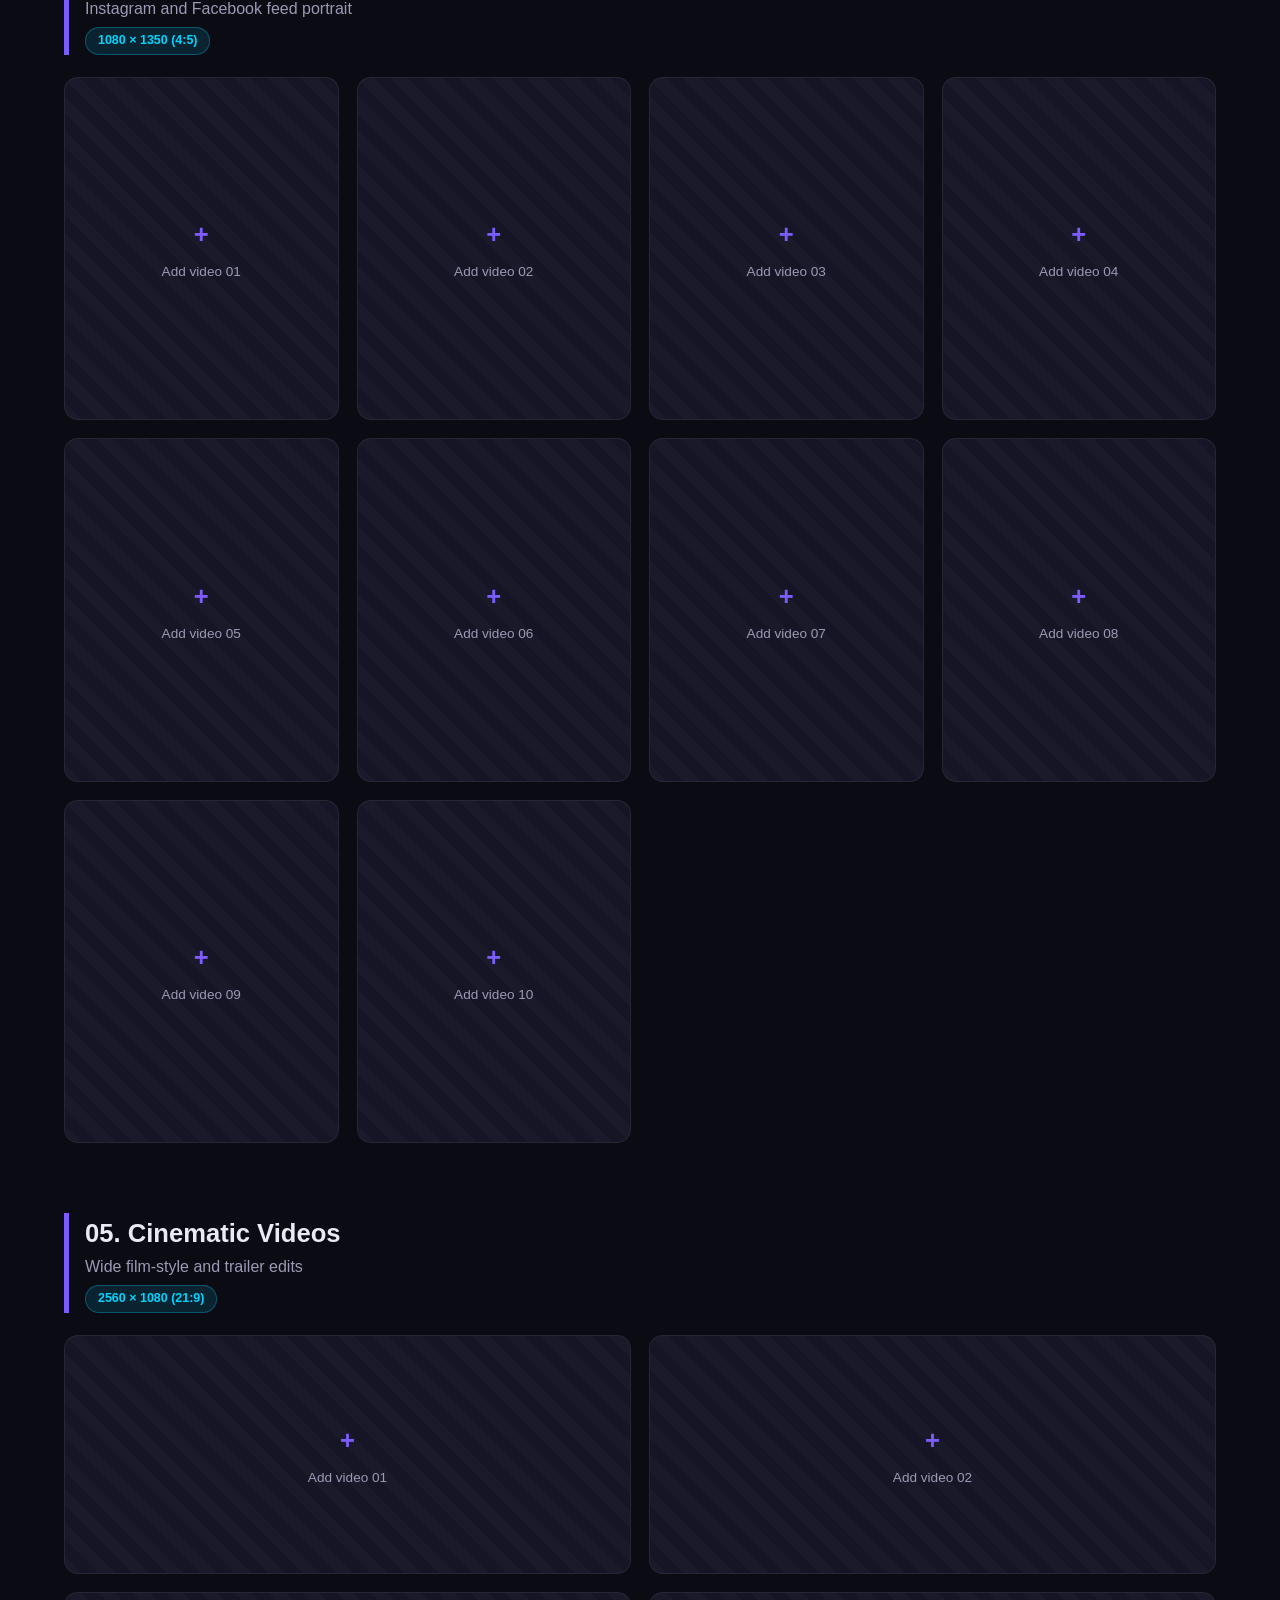
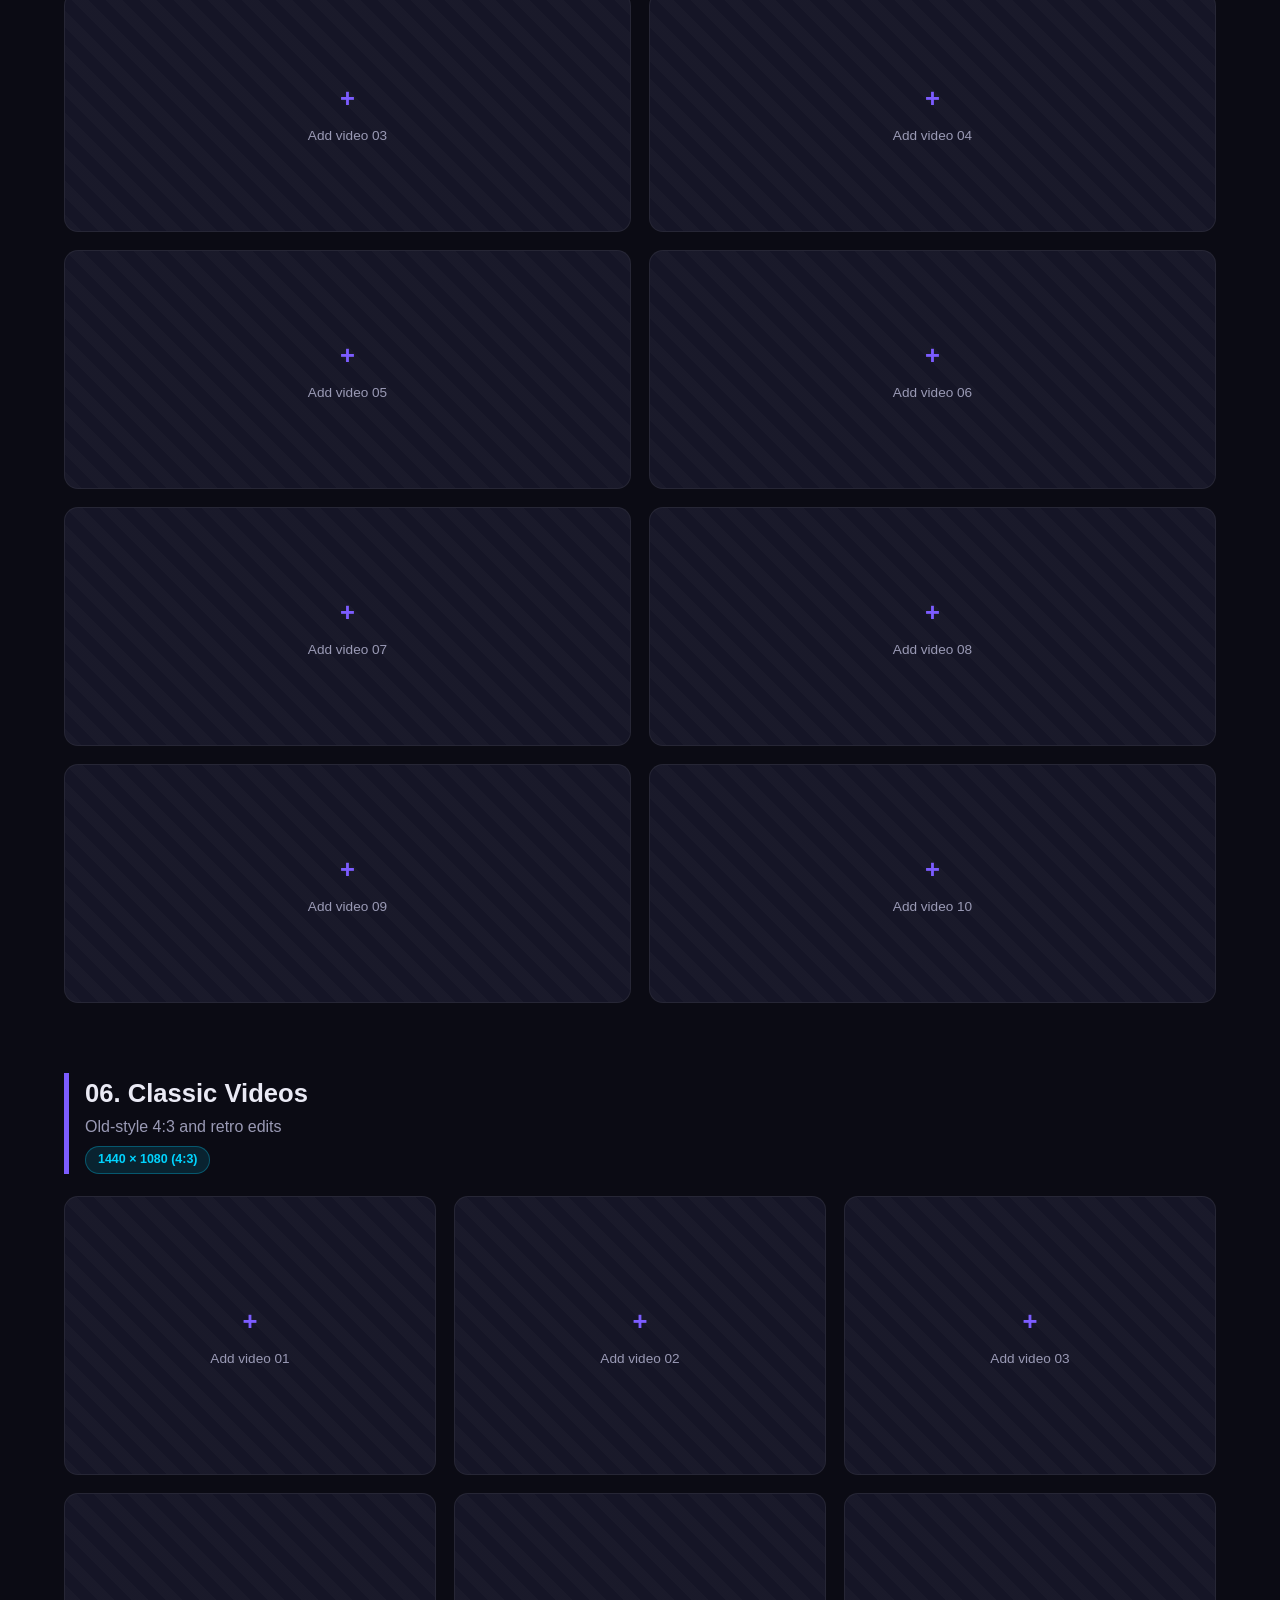
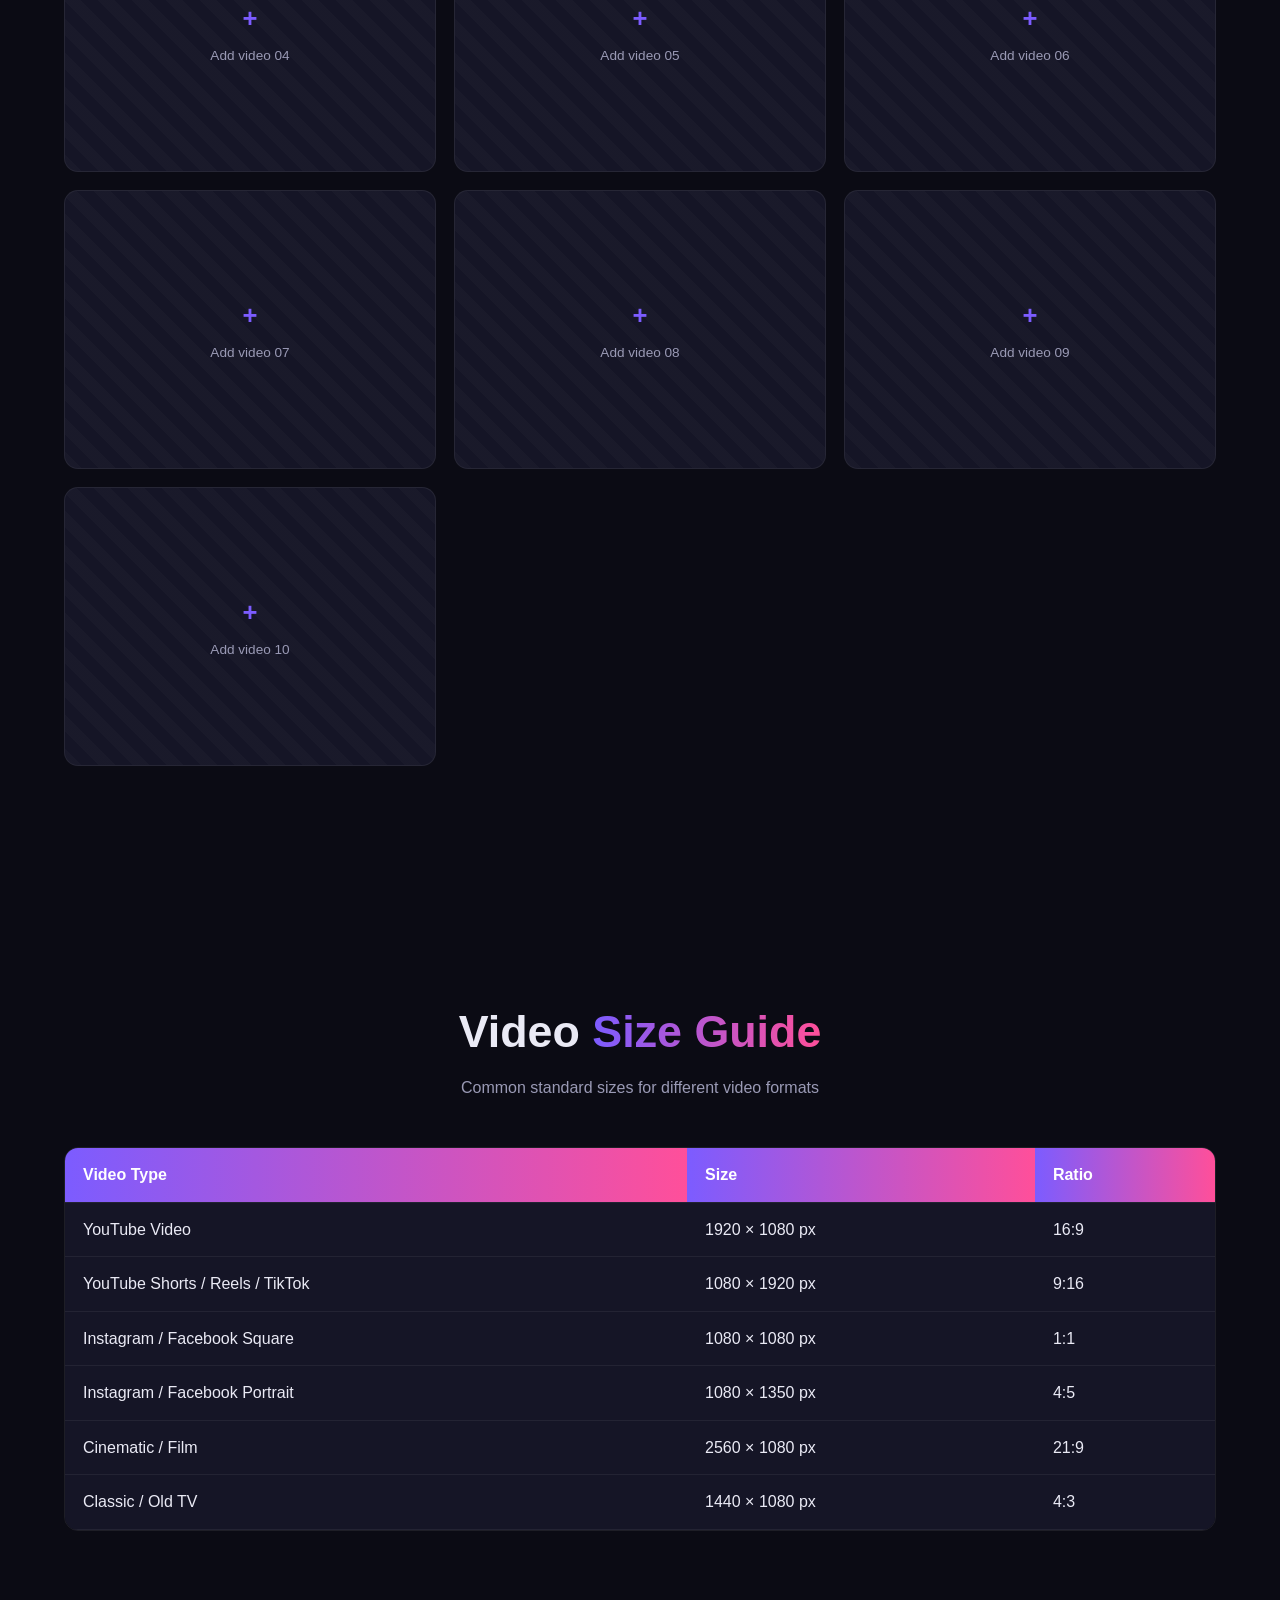
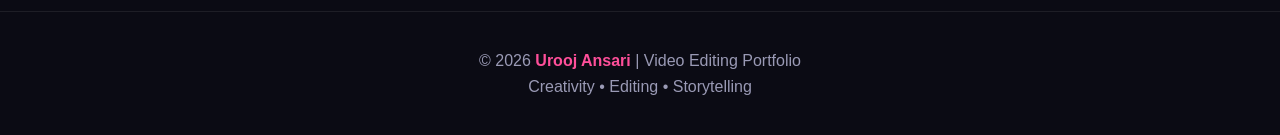
<file: video-editing.html>
<!DOCTYPE html>
<html lang="en">
<head>
<meta charset="UTF-8">
<meta name="viewport" content="width=device-width, initial-scale=1.0">
<title>Video Editing Portfolio | Urooj Ansari</title>
<style>
*{margin:0;padding:0;box-sizing:border-box}
html{scroll-behavior:smooth}
:root{--bg:#0b0b14;--panel:#151526;--text:#eaeaf5;--muted:#9a9ab5;--a:#7c5cff;--b:#ff4f9a;--c:#00d4ff}
body{font-family:'Segoe UI',Tahoma,Arial,sans-serif;background:var(--bg);color:var(--text);line-height:1.6;overflow-x:hidden}
a{text-decoration:none;color:inherit}

/* ---------- NAVBAR ---------- */
header{position:fixed;top:0;left:0;width:100%;z-index:1000;background:rgba(11,11,20,.8);backdrop-filter:blur(12px);border-bottom:1px solid rgba(255,255,255,.07);animation:slideDown .8s ease}
.nav{max-width:1200px;margin:auto;display:flex;align-items:center;justify-content:space-between;padding:16px 24px}
.logo{font-size:1.4rem;font-weight:800}
.logo span{background:linear-gradient(90deg,var(--a),var(--b));-webkit-background-clip:text;background-clip:text;color:transparent}
.nav ul{display:flex;gap:4px;list-style:none}
.nav ul a{padding:8px 16px;border-radius:30px;font-weight:600;font-size:.92rem;color:var(--muted);transition:.3s;white-space:nowrap}
.nav ul a:hover,.nav ul a.active{color:#fff;background:linear-gradient(90deg,var(--a),var(--b));box-shadow:0 6px 20px rgba(124,92,255,.35)}
.burger{display:none;background:none;border:0;cursor:pointer;width:32px;height:24px;position:relative}
.burger span{position:absolute;left:0;width:100%;height:3px;background:#fff;border-radius:3px;transition:.3s}
.burger span:nth-child(1){top:0}.burger span:nth-child(2){top:10px}.burger span:nth-child(3){top:20px}
.burger.open span:nth-child(1){top:10px;transform:rotate(45deg)}
.burger.open span:nth-child(2){opacity:0}
.burger.open span:nth-child(3){top:10px;transform:rotate(-45deg)}

/* ---------- HERO ---------- */
.hero{min-height:100vh;display:flex;align-items:center;justify-content:center;text-align:center;padding:120px 24px 60px;position:relative;overflow:hidden;background:radial-gradient(circle at 15% 25%,rgba(0,212,255,.2),transparent 45%),radial-gradient(circle at 85% 70%,rgba(255,79,154,.22),transparent 45%),var(--bg)}
.shape{position:absolute;opacity:.5;animation:float 8s ease-in-out infinite}
.s1{width:80px;height:80px;border-radius:50%;background:linear-gradient(135deg,var(--a),var(--c));top:18%;left:9%}
.s2{width:0;height:0;border-left:50px solid var(--b);border-top:30px solid transparent;border-bottom:30px solid transparent;top:68%;left:15%;animation-delay:-2s}
.s3{width:110px;height:70px;border:4px solid var(--c);border-radius:10px;top:22%;right:10%;animation-delay:-4s}
.s4{width:64px;height:64px;border-radius:16px;background:linear-gradient(135deg,var(--a),var(--b));bottom:14%;right:15%;animation:spin 12s linear infinite}
.hero-content{position:relative;z-index:2;max-width:820px}
.tag{display:inline-block;padding:6px 18px;border:1px solid rgba(255,255,255,.2);border-radius:30px;font-size:.85rem;color:var(--c);letter-spacing:2px;text-transform:uppercase;margin-bottom:20px;animation:fadeUp 1s ease both}
.hero h1{font-size:clamp(2.2rem,6vw,4.4rem);line-height:1.15;font-weight:800;animation:fadeUp 1s .2s ease both}
.hero h1 span{background:linear-gradient(90deg,var(--a),var(--b),var(--c));background-size:200% auto;-webkit-background-clip:text;background-clip:text;color:transparent;animation:shine 4s linear infinite}
.typed{margin-top:14px;font-size:clamp(1.1rem,2.6vw,1.6rem);color:var(--c);min-height:2.2rem;font-weight:600;animation:fadeUp 1s .4s ease both}
.typed::after{content:"|";margin-left:3px;animation:blink 1s infinite}
.hero p.intro{margin:18px auto 0;max-width:660px;color:var(--muted);font-size:1.05rem;animation:fadeUp 1s .6s ease both}
.btns{margin-top:32px;display:flex;gap:14px;justify-content:center;flex-wrap:wrap;animation:fadeUp 1s .8s ease both}
.btn{padding:13px 30px;border-radius:40px;font-weight:700;transition:.3s;display:inline-block}
.btn.primary{background:linear-gradient(90deg,var(--a),var(--b));box-shadow:0 10px 30px rgba(124,92,255,.4)}
.btn.primary:hover{transform:translateY(-4px);box-shadow:0 14px 36px rgba(255,79,154,.45)}
.btn.ghost{border:2px solid rgba(255,255,255,.25)}
.btn.ghost:hover{border-color:var(--c);color:var(--c);transform:translateY(-4px)}
.stats{margin-top:46px;display:flex;gap:40px;justify-content:center;flex-wrap:wrap;animation:fadeUp 1s 1s ease both}
.stats div b{display:block;font-size:2rem;background:linear-gradient(90deg,var(--a),var(--b));-webkit-background-clip:text;background-clip:text;color:transparent}
.stats div small{color:var(--muted)}

/* ---------- SKILLS STRIP ---------- */
.skills{display:flex;flex-wrap:wrap;gap:12px;justify-content:center}
.skill{padding:10px 22px;border-radius:30px;background:var(--panel);border:1px solid rgba(255,255,255,.08);font-weight:600;transition:.3s}
.skill:hover{transform:translateY(-5px);border-color:var(--c);color:var(--c)}

/* ---------- SECTIONS ---------- */
section{max-width:1200px;margin:auto;padding:80px 24px}
.section-title{text-align:center;margin-bottom:46px}
.section-title h2{font-size:clamp(1.8rem,4vw,2.8rem)}
.section-title h2 span{background:linear-gradient(90deg,var(--a),var(--b));-webkit-background-clip:text;background-clip:text;color:transparent}
.section-title p{color:var(--muted);margin-top:8px}
.cat-menu{display:flex;flex-wrap:wrap;gap:10px;justify-content:center;margin-bottom:50px}
.cat-menu a{padding:8px 18px;border-radius:30px;background:var(--panel);border:1px solid rgba(255,255,255,.08);font-size:.9rem;color:var(--muted);transition:.3s}
.cat-menu a:hover{color:#fff;background:linear-gradient(90deg,var(--a),var(--b));transform:translateY(-3px)}

.category{margin-bottom:70px;scroll-margin-top:90px}
.category-heading{margin-bottom:22px;border-left:5px solid var(--a);padding-left:16px}
.category-heading h3{font-size:1.6rem}
.category-heading p{color:var(--muted)}
.size-badge{display:inline-block;margin-top:6px;padding:3px 12px;border-radius:20px;font-size:.78rem;font-weight:700;background:rgba(0,212,255,.12);color:var(--c);border:1px solid rgba(0,212,255,.3)}
.gallery{display:grid;gap:18px;grid-template-columns:repeat(auto-fill,minmax(var(--min),1fr))}

/* video card: aspect-ratio comes from the settings in the script */
.vcard{position:relative;aspect-ratio:var(--ar);border-radius:14px;overflow:hidden;cursor:pointer;background:var(--panel);border:1px solid rgba(255,255,255,.07);transition:.4s}
.vcard:hover{transform:translateY(-8px);box-shadow:0 18px 40px rgba(124,92,255,.35);border-color:var(--a)}
.vcard img{width:100%;height:100%;object-fit:cover;display:block;transition:.5s}
.vcard:hover img{transform:scale(1.08)}
.vcard .ph{width:100%;height:100%;display:flex;flex-direction:column;align-items:center;justify-content:center;gap:6px;color:var(--muted);font-size:.85rem;text-align:center;padding:10px;background:repeating-linear-gradient(45deg,rgba(255,255,255,.02) 0 12px,transparent 12px 24px)}
.vcard .ph b{font-size:1.6rem;color:var(--a)}
.play{position:absolute;top:50%;left:50%;width:56px;height:56px;margin:-28px 0 0 -28px;border-radius:50%;background:linear-gradient(135deg,var(--a),var(--b));display:flex;align-items:center;justify-content:center;box-shadow:0 8px 24px rgba(0,0,0,.5);transition:.3s}
.play::after{content:"";border-left:16px solid #fff;border-top:10px solid transparent;border-bottom:10px solid transparent;margin-left:4px}
.vcard:hover .play{transform:scale(1.15)}
.vname{position:absolute;left:0;bottom:0;width:100%;padding:24px 12px 10px;font-size:.85rem;font-weight:600;background:linear-gradient(transparent,rgba(0,0,0,.8))}

.reveal{opacity:0;transform:translateY(40px);transition:opacity .8s ease,transform .8s ease}
.reveal.show{opacity:1;transform:none}

/* ---------- SIZE TABLE ---------- */
.table-wrap{overflow-x:auto;border-radius:14px;border:1px solid rgba(255,255,255,.08)}
table{width:100%;border-collapse:collapse;min-width:520px;background:var(--panel)}
th,td{padding:14px 18px;text-align:left;border-bottom:1px solid rgba(255,255,255,.06)}
th{background:linear-gradient(90deg,var(--a),var(--b));color:#fff}
tr:hover td{background:rgba(124,92,255,.1)}

/* ---------- MODAL ---------- */
.modal{position:fixed;inset:0;background:rgba(0,0,0,.92);display:none;align-items:center;justify-content:center;z-index:2000;padding:20px}
.modal.open{display:flex;animation:fadeIn .3s}
.modal .box{width:min(92vw,calc(82vh * var(--r)));aspect-ratio:var(--ar);background:#000;border-radius:12px;overflow:hidden;animation:zoom .35s}
.modal iframe,.modal video{width:100%;height:100%;border:0;display:block}
.modal .close{position:absolute;top:16px;right:24px;font-size:2.4rem;cursor:pointer;color:#fff}

footer{text-align:center;padding:36px 20px;border-top:1px solid rgba(255,255,255,.08);color:var(--muted)}
footer span{color:var(--b);font-weight:700}
.top{position:fixed;right:20px;bottom:20px;width:46px;height:46px;border-radius:50%;background:linear-gradient(135deg,var(--a),var(--b));display:flex;align-items:center;justify-content:center;font-size:1.3rem;opacity:0;pointer-events:none;transition:.3s;z-index:900}
.top.show{opacity:1;pointer-events:auto}

/* ---------- ANIMATIONS ---------- */
@keyframes fadeUp{from{opacity:0;transform:translateY(30px)}to{opacity:1;transform:none}}
@keyframes fadeIn{from{opacity:0}to{opacity:1}}
@keyframes slideDown{from{transform:translateY(-100%)}to{transform:none}}
@keyframes float{0%,100%{transform:translateY(0)}50%{transform:translateY(-28px)}}
@keyframes spin{to{transform:rotate(360deg)}}
@keyframes shine{to{background-position:200% center}}
@keyframes blink{50%{opacity:0}}
@keyframes zoom{from{transform:scale(.8);opacity:0}to{transform:none;opacity:1}}

@media(max-width:860px){
 .burger{display:block}
 .nav ul{position:absolute;top:100%;left:0;width:100%;flex-direction:column;background:rgba(11,11,20,.97);padding:10px 24px 20px;gap:4px;max-height:0;overflow:hidden;opacity:0;transition:.4s}
 .nav ul.open{max-height:420px;opacity:1}
 .nav ul a{display:block}
 .gallery{grid-template-columns:repeat(2,1fr)!important;gap:12px}
 .gallery.wide{grid-template-columns:1fr!important}
 .shape{opacity:.3}
}
</style>
</head>
<body>

<!-- NAVIGATION -->
<header>
 <div class="nav">
  <a href="index.html" class="logo">Urooj <span>Ansari</span></a>
  <button class="burger" id="burger" aria-label="Menu"><span></span><span></span><span></span></button>
  <ul id="menu">
   <li><a href="index.html">Home</a></li>
   <li><a href="about.html">About</a></li>
   <li><a href="graphics.html">Graphics</a></li>
   <li><a href="video-editing.html" class="active">Video Editing</a></li>
   <li><a href="contact.html">Contact</a></li>
  </ul>
 </div>
</header>

<!-- HERO / INTRO -->
<div class="hero" id="top">
 <div class="shape s1"></div><div class="shape s2"></div><div class="shape s3"></div><div class="shape s4"></div>
 <div class="hero-content">
  <div class="tag">Video Editing Portfolio</div>
  <h1>I Cut Raw Clips Into <span>Powerful Stories</span></h1>
  <div class="typed" id="typed"></div>
  <p class="intro">Video editing is where a story comes alive through timing, sound, color and motion. I edit YouTube videos, reels, shorts, promos and cinematic films in every size and format, so your content looks sharp on every screen.</p>
  <div class="btns">
   <a href="#gallery" class="btn primary">Watch My Work</a>
   <a href="contact.html" class="btn ghost">Hire Me</a>
  </div>
  <div class="stats">
   <div><b data-count="60">0</b><small>Videos Edited</small></div>
   <div><b data-count="6">0</b><small>Video Formats</small></div>
   <div><b data-count="30">0</b><small>Happy Clients</small></div>
  </div>
 </div>
</div>

<!-- WHAT I DO -->
<section>
 <div class="section-title reveal">
  <h2>What I <span>Do</span></h2>
  <p>Services I offer in video editing</p>
 </div>
 <div class="skills reveal">
  <div class="skill">Cutting &amp; Trimming</div><div class="skill">Color Grading</div><div class="skill">Motion Graphics</div>
  <div class="skill">Subtitles &amp; Captions</div><div class="skill">Sound &amp; Music Sync</div><div class="skill">Transitions &amp; VFX</div>
  <div class="skill">Reels &amp; Shorts</div><div class="skill">Promo Videos</div>
 </div>
</section>

<!-- VIDEO GALLERY -->
<section id="gallery">
 <div class="section-title reveal">
  <h2>My <span>Video Work</span></h2>
  <p>Sorted by video size and layout</p>
 </div>
 <div class="cat-menu" id="catMenu"></div>
 <div id="categories"></div>
</section>

<!-- SIZE GUIDE -->
<section>
 <div class="section-title reveal">
  <h2>Video <span>Size Guide</span></h2>
  <p>Common standard sizes for different video formats</p>
 </div>
 <div class="table-wrap reveal">
  <table>
   <tr><th>Video Type</th><th>Size</th><th>Ratio</th></tr>
   <tr><td>YouTube Video</td><td>1920 × 1080 px</td><td>16:9</td></tr>
   <tr><td>YouTube Shorts / Reels / TikTok</td><td>1080 × 1920 px</td><td>9:16</td></tr>
   <tr><td>Instagram / Facebook Square</td><td>1080 × 1080 px</td><td>1:1</td></tr>
   <tr><td>Instagram / Facebook Portrait</td><td>1080 × 1350 px</td><td>4:5</td></tr>
   <tr><td>Cinematic / Film</td><td>2560 × 1080 px</td><td>21:9</td></tr>
   <tr><td>Classic / Old TV</td><td>1440 × 1080 px</td><td>4:3</td></tr>
  </table>
 </div>
</section>

<footer>
 <p>© 2026 <span>Urooj Ansari</span> | Video Editing Portfolio</p>
 <p>Creativity • Editing • Storytelling</p>
</footer>

<div class="modal" id="modal"><span class="close" id="closeM">&times;</span><div class="box" id="box"></div></div>
<a href="#top" class="top" id="toTop">↑</a>

<script>
/* =====================================================
   SETTINGS — yahan se apna kaam add karein
   -----------------------------------------------------
   Har section ki apni size setting hai:
     w, h  = video ka width aur height (ratio isi se banta hai)
     min   = grid me ek video card ki minimum width (px)
     links = 10 video links. Apna link '' ki jagah paste karein.

   Links ye sab chalte hain:
     - YouTube link (watch, youtu.be, shorts)
     - Google Drive link (share: anyone with link)
     - Direct video file  (.mp4 / .webm)
     - Koi aur link (naye tab me khulega)
   Khali '' wali jagah "Add video" box dikhega.
   ===================================================== */
const sections = [
 {id:"youtube",   title:"01. YouTube Videos",              desc:"Long-form landscape videos",            size:"1920 × 1080 (16:9)", w:1920,h:1080, min:300,
  links:["","","","","","","","","",""]},
 {id:"reels",     title:"02. Reels, Shorts & TikTok",      desc:"Vertical short-form videos",            size:"1080 × 1920 (9:16)", w:1080,h:1920, min:190,
  links:["","","","","","","","","",""]},
 {id:"square",    title:"03. Square Videos",               desc:"Instagram and Facebook square posts",   size:"1080 × 1080 (1:1)",  w:1080,h:1080, min:240,
  links:["","","","","","","","","",""]},
 {id:"portrait",  title:"04. Portrait Videos",             desc:"Instagram and Facebook feed portrait",  size:"1080 × 1350 (4:5)",  w:1080,h:1350, min:220,
  links:["","","","","","","","","",""]},
 {id:"cinematic", title:"05. Cinematic Videos",            desc:"Wide film-style and trailer edits",     size:"2560 × 1080 (21:9)", w:2560,h:1080, min:380, wide:true,
  links:["","","","","","","","","",""]},
 {id:"classic",   title:"06. Classic Videos",              desc:"Old-style 4:3 and retro edits",         size:"1440 × 1080 (4:3)",  w:1440,h:1080, min:280,
  links:["","","","","","","","","",""]}
];

/* ---------- helpers ---------- */
function parse(url){
  if(!url) return null;
  let m;
  if((m=url.match(/(?:youtube\.com\/(?:watch\?v=|shorts\/|embed\/)|youtu\.be\/)([\w-]{6,})/)))
    return {type:'yt',id:m[1]};
  if((m=url.match(/drive\.google\.com\/file\/d\/([\w-]+)/)))
    return {type:'drive',id:m[1]};
  if(/\.(mp4|webm|ogg)(\?.*)?$/i.test(url)) return {type:'file',url};
  return {type:'link',url};
}

const wrap=document.getElementById('categories'),catMenu=document.getElementById('catMenu');
sections.forEach(s=>{
  let cards='';
  s.links.forEach((link,i)=>{
    const n=String(i+1).padStart(2,'0'), p=parse(link);
    let inner;
    if(!p) inner=`<div class="ph"><b>+</b>Add video ${n}</div>`;
    else if(p.type==='yt') inner=`<img loading="lazy" src="https://img.youtube.com/vi/${p.id}/hqdefault.jpg" alt="Video ${n}"><span class="play"></span><div class="vname">Video ${n}</div>`;
    else inner=`<div class="ph"><b>▶</b>Video ${n}</div><span class="play"></span><div class="vname">Video ${n}</div>`;
    cards+=`<div class="vcard" data-link="${link}" data-w="${s.w}" data-h="${s.h}" style="--ar:${s.w}/${s.h}">${inner}</div>`;
  });
  wrap.insertAdjacentHTML('beforeend',
   `<div class="category reveal" id="${s.id}">
     <div class="category-heading"><h3>${s.title}</h3><p>${s.desc}</p><span class="size-badge">${s.size}</span></div>
     <div class="gallery ${s.wide?'wide':''}" style="--min:${s.min}px">${cards}</div>
    </div>`);
  catMenu.insertAdjacentHTML('beforeend',`<a href="#${s.id}">${s.title.replace(/^\d+\.\s*/,'')}</a>`);
});

/* ---------- open video ---------- */
const modal=document.getElementById('modal'),box=document.getElementById('box');
document.addEventListener('click',e=>{
  const c=e.target.closest('.vcard'); if(!c) return;
  const link=c.dataset.link, p=parse(link);
  if(!p) return;                       // khali box: kuch nahi hoga
  if(p.type==='link'){window.open(p.url,'_blank');return}
  const w=+c.dataset.w,h=+c.dataset.h;
  box.style.setProperty('--ar',w+'/'+h);
  box.style.setProperty('--r',w/h);
  if(p.type==='yt')    box.innerHTML=`<iframe src="https://www.youtube.com/embed/${p.id}?autoplay=1&rel=0" allow="autoplay; fullscreen" allowfullscreen></iframe>`;
  if(p.type==='drive') box.innerHTML=`<iframe src="https://drive.google.com/file/d/${p.id}/preview" allow="autoplay; fullscreen" allowfullscreen></iframe>`;
  if(p.type==='file')  box.innerHTML=`<video src="${p.url}" controls autoplay></video>`;
  modal.classList.add('open');
});
function closeModal(){modal.classList.remove('open');box.innerHTML=''}
modal.addEventListener('click',e=>{if(!box.contains(e.target))closeModal()});
document.addEventListener('keydown',e=>{if(e.key==='Escape')closeModal()});

/* ---------- mobile menu ---------- */
const burger=document.getElementById('burger'),menu=document.getElementById('menu');
burger.onclick=()=>{burger.classList.toggle('open');menu.classList.toggle('open')};

/* ---------- typing effect ---------- */
const words=["YouTube Videos","Reels & Shorts","Cinematic Edits","Promo Videos","Color Grading"];
let wi=0,ch=0,del=false;const typed=document.getElementById('typed');
(function type(){
  const word=words[wi];
  typed.textContent=del?word.slice(0,--ch):word.slice(0,++ch);
  let speed=del?50:110;
  if(!del&&ch===word.length){speed=1500;del=true}
  else if(del&&ch===0){del=false;wi=(wi+1)%words.length;speed=400}
  setTimeout(type,speed);
})();

/* ---------- scroll reveal ---------- */
const io=new IntersectionObserver(es=>es.forEach(e=>{if(e.isIntersecting){e.target.classList.add('show');io.unobserve(e.target)}}),{threshold:.08});
document.querySelectorAll('.reveal').forEach(el=>io.observe(el));

/* ---------- counters ---------- */
document.querySelectorAll('[data-count]').forEach(el=>{
  const t=+el.dataset.count;let n=0;const step=Math.max(1,Math.ceil(t/60));
  const timer=setInterval(()=>{n+=step;if(n>=t){n=t;clearInterval(timer)}el.textContent=n+'+'},30);
});

/* ---------- back to top ---------- */
const toTop=document.getElementById('toTop');
window.addEventListener('scroll',()=>toTop.classList.toggle('show',scrollY>500));
</script>
</body>
</html>
</file>
